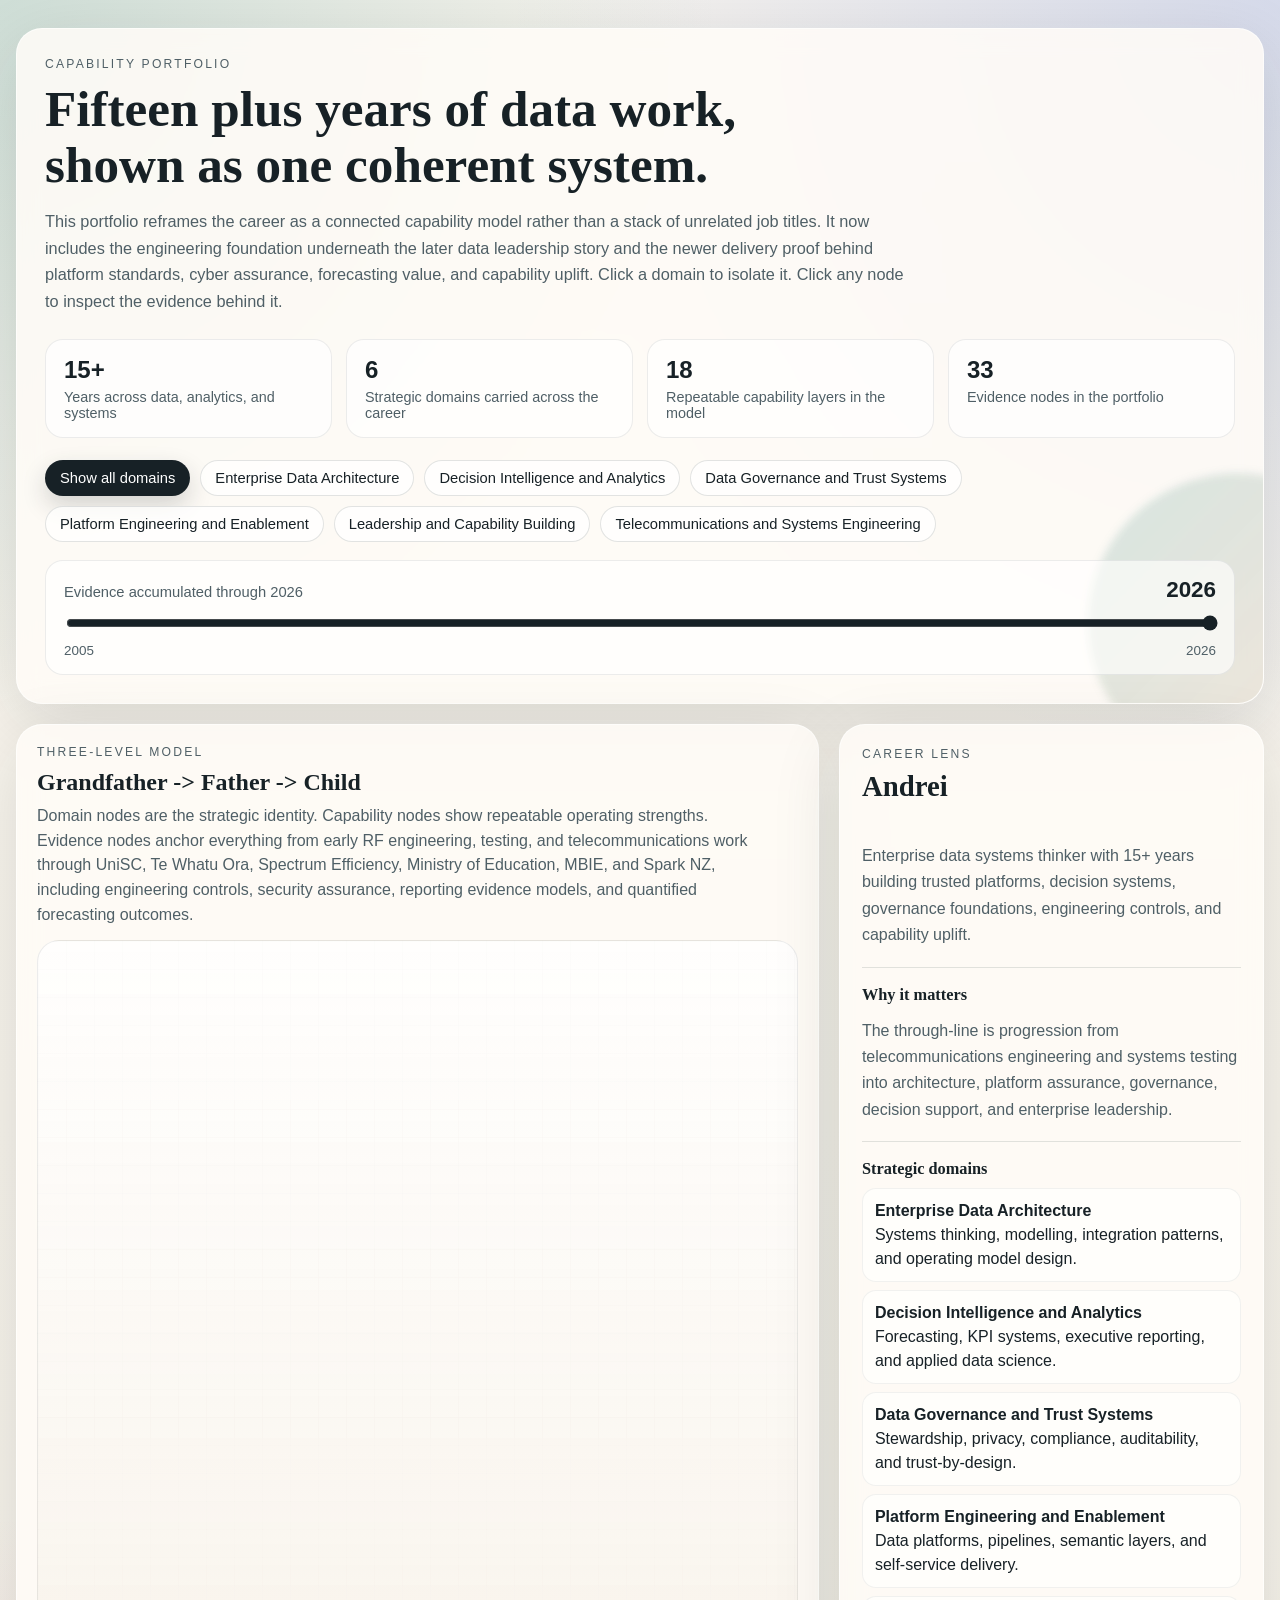
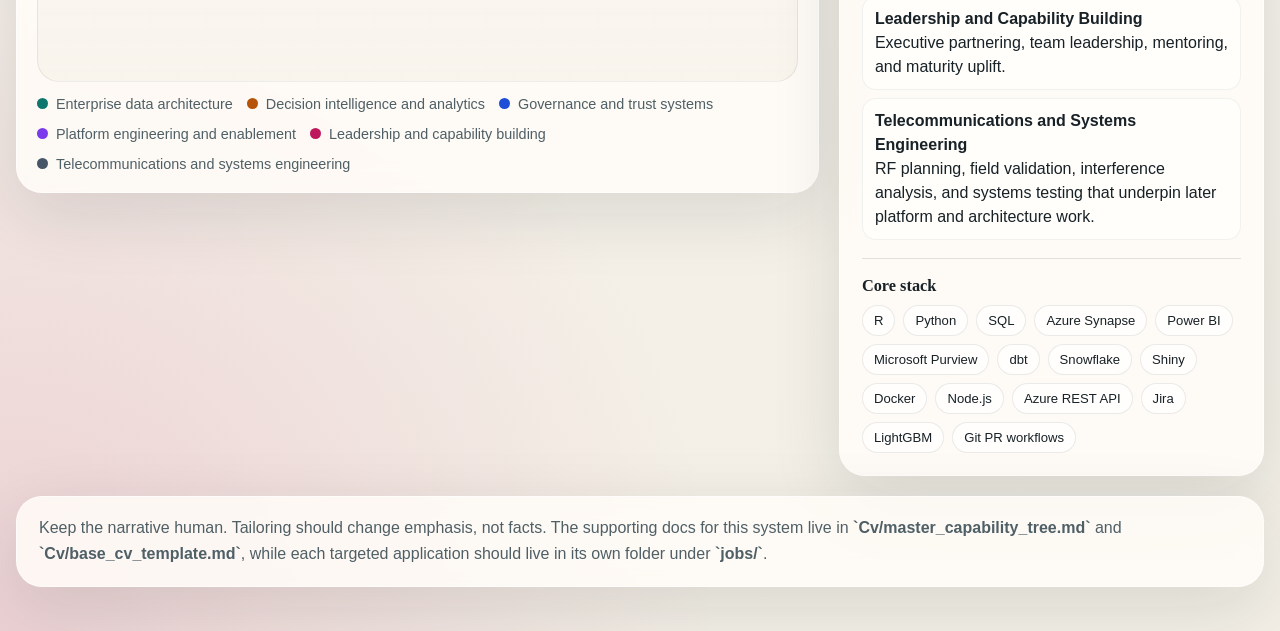
<file: Cv/index.html>
<!DOCTYPE html>
<html lang="en">
<head>
  <meta charset="utf-8" />
  <meta name="viewport" content="width=device-width, initial-scale=1" />
  <title>Capability Portfolio</title>
  <script src="https://d3js.org/d3.v7.min.js"></script>
  <style>
    :root {
      --bg: #f3efe6;
      --ink: #172126;
      --muted: #4f5f66;
      --panel: rgba(255, 252, 247, 0.86);
      --line: rgba(23, 33, 38, 0.12);
      --shadow: 0 20px 70px rgba(13, 29, 35, 0.12);
      --architecture: #0f766e;
      --analytics: #b45309;
      --governance: #1d4ed8;
      --platform: #7c3aed;
      --leadership: #be185d;
      --engineering: #475569;
      --root: #172126;
      --chip: rgba(255, 255, 255, 0.74);
    }

    * {
      box-sizing: border-box;
    }

    html,
    body {
      margin: 0;
      min-height: 100%;
    }

    body {
      color: var(--ink);
      font-family: "Aptos", "Trebuchet MS", sans-serif;
      background:
        radial-gradient(circle at top left, rgba(15, 118, 110, 0.18), transparent 28%),
        radial-gradient(circle at top right, rgba(29, 78, 216, 0.16), transparent 30%),
        radial-gradient(circle at bottom left, rgba(190, 24, 93, 0.14), transparent 28%),
        linear-gradient(180deg, #f9f5ee 0%, var(--bg) 100%);
    }

    .page-shell {
      width: min(1380px, calc(100vw - 32px));
      margin: 0 auto;
      padding: 28px 0 44px;
    }

    .hero,
    .graph-card,
    .detail-card,
    .footnote {
      background: var(--panel);
      backdrop-filter: blur(12px);
      border: 1px solid rgba(255, 255, 255, 0.6);
      border-radius: 26px;
      box-shadow: var(--shadow);
      animation: rise-in 700ms ease both;
    }

    .hero {
      padding: 28px;
      position: relative;
      overflow: hidden;
    }

    .hero::after {
      content: "";
      position: absolute;
      inset: auto -10% -70px auto;
      width: 300px;
      height: 300px;
      border-radius: 999px;
      background: linear-gradient(135deg, rgba(15, 118, 110, 0.16), rgba(180, 83, 9, 0.12));
      filter: blur(4px);
    }

    .eyebrow {
      margin: 0 0 10px;
      font-size: 0.76rem;
      letter-spacing: 0.18em;
      text-transform: uppercase;
      color: var(--muted);
    }

    h1,
    h2,
    h3 {
      margin: 0;
      font-family: "Iowan Old Style", "Palatino Linotype", serif;
      font-weight: 600;
      line-height: 1.1;
    }

    h1 {
      font-size: clamp(2.2rem, 4vw, 3.9rem);
      max-width: 820px;
    }

    .hero-copy {
      margin: 14px 0 0;
      max-width: 860px;
      font-size: 1.02rem;
      line-height: 1.65;
      color: var(--muted);
    }

    .stat-grid {
      display: grid;
      grid-template-columns: repeat(4, minmax(0, 1fr));
      gap: 14px;
      margin-top: 24px;
      position: relative;
      z-index: 1;
    }

    .stat-card {
      padding: 16px 18px;
      background: rgba(255, 255, 255, 0.62);
      border: 1px solid rgba(23, 33, 38, 0.08);
      border-radius: 18px;
    }

    .stat-value {
      display: block;
      font-size: 1.5rem;
      font-weight: 700;
      color: var(--ink);
    }

    .stat-label {
      display: block;
      margin-top: 5px;
      color: var(--muted);
      font-size: 0.9rem;
    }

    .filter-bar {
      display: flex;
      flex-wrap: wrap;
      gap: 10px;
      margin-top: 22px;
      position: relative;
      z-index: 1;
    }

    .timeline-bar {
      margin-top: 18px;
      padding: 16px 18px;
      background: rgba(255, 255, 255, 0.62);
      border: 1px solid rgba(23, 33, 38, 0.08);
      border-radius: 18px;
      position: relative;
      z-index: 1;
    }

    .timeline-head {
      display: flex;
      align-items: baseline;
      justify-content: space-between;
      gap: 14px;
      margin-bottom: 10px;
    }

    .timeline-copy {
      color: var(--muted);
      font-size: 0.92rem;
      line-height: 1.5;
    }

    .timeline-year {
      font-size: 1.4rem;
      font-weight: 700;
      color: var(--ink);
      min-width: 64px;
      text-align: right;
    }

    .timeline-slider {
      width: 100%;
      accent-color: var(--ink);
      cursor: pointer;
    }

    .timeline-scale {
      display: flex;
      justify-content: space-between;
      margin-top: 8px;
      color: var(--muted);
      font-size: 0.84rem;
    }

    .filter-chip {
      border: 1px solid rgba(23, 33, 38, 0.12);
      background: var(--chip);
      color: var(--ink);
      border-radius: 999px;
      padding: 9px 14px;
      font-size: 0.92rem;
      cursor: pointer;
      transition: transform 180ms ease, background 180ms ease, border-color 180ms ease;
    }

    .filter-chip:hover,
    .filter-chip:focus-visible {
      transform: translateY(-1px);
      outline: none;
    }

    .filter-chip.active {
      color: #fff;
      border-color: transparent;
      box-shadow: 0 10px 24px rgba(23, 33, 38, 0.18);
    }

    .layout {
      display: grid;
      grid-template-columns: minmax(0, 1.7fr) minmax(320px, 0.9fr);
      gap: 20px;
      margin-top: 20px;
      align-items: start;
    }

    .graph-card {
      padding: 20px;
      min-height: 840px;
      animation-delay: 90ms;
    }

    .detail-card {
      padding: 22px;
      position: sticky;
      top: 20px;
      animation-delay: 160ms;
    }

    .section-head {
      display: flex;
      justify-content: space-between;
      gap: 20px;
      align-items: end;
      margin-bottom: 12px;
    }

    .section-note {
      margin: 8px 0 0;
      color: var(--muted);
      line-height: 1.55;
      max-width: 740px;
    }

    .legend {
      display: flex;
      flex-wrap: wrap;
      gap: 14px;
      margin-top: 14px;
      font-size: 0.9rem;
      color: var(--muted);
    }

    .legend-item {
      display: inline-flex;
      align-items: center;
      gap: 8px;
    }

    .legend-dot {
      width: 11px;
      height: 11px;
      border-radius: 999px;
    }

    .graph-shell {
      position: relative;
      border-radius: 22px;
      overflow: hidden;
      min-height: 740px;
      background:
        linear-gradient(180deg, rgba(255, 255, 255, 0.72), rgba(248, 243, 235, 0.86)),
        linear-gradient(90deg, rgba(23, 33, 38, 0.03) 1px, transparent 1px),
        linear-gradient(rgba(23, 33, 38, 0.03) 1px, transparent 1px);
      background-size: auto, 28px 28px, 28px 28px;
      border: 1px solid rgba(23, 33, 38, 0.08);
    }

    #graph {
      width: 100%;
      min-height: 740px;
    }

    svg {
      display: block;
      width: 100%;
      height: 100%;
    }

    .link {
      stroke-opacity: 0.38;
      stroke-width: 1.4;
      transition: opacity 160ms ease;
    }

    .node-group {
      cursor: pointer;
    }

    .node-circle {
      stroke: rgba(255, 255, 255, 0.95);
      stroke-width: 2;
      transition: transform 180ms ease, opacity 180ms ease, stroke 180ms ease;
    }

    .node-halo {
      fill: none;
      stroke-width: 2;
      opacity: 0;
      transition: opacity 180ms ease;
    }

    .node-group.is-selected .node-circle,
    .node-group:hover .node-circle {
      transform: scale(1.06);
      stroke: rgba(23, 33, 38, 0.18);
    }

    .node-group.is-selected .node-halo,
    .node-group:hover .node-halo {
      opacity: 0.9;
    }

    .node-label {
      text-anchor: middle;
      pointer-events: none;
      fill: var(--ink);
      font-weight: 600;
      paint-order: stroke;
      stroke: rgba(255, 250, 244, 0.95);
      stroke-width: 4;
      stroke-linejoin: round;
    }

    .detail-card h2 {
      font-size: 1.8rem;
    }

    .detail-copy {
      margin: 14px 0;
      color: var(--muted);
      line-height: 1.65;
    }

    .meta-line {
      display: inline-flex;
      flex-wrap: wrap;
      gap: 8px;
      margin: 6px 0 16px;
    }

    .pill {
      display: inline-flex;
      align-items: center;
      border-radius: 999px;
      padding: 7px 11px;
      font-size: 0.82rem;
      border: 1px solid rgba(23, 33, 38, 0.09);
      background: rgba(255, 255, 255, 0.72);
    }

    .detail-list,
    .tool-list {
      display: flex;
      flex-wrap: wrap;
      gap: 8px;
      margin: 0;
      padding: 0;
      list-style: none;
    }

    .detail-section {
      margin-top: 18px;
      padding-top: 18px;
      border-top: 1px solid var(--line);
    }

    .detail-section h3 {
      font-size: 1.02rem;
      margin-bottom: 10px;
    }

    .detail-list li {
      width: 100%;
      padding: 10px 12px;
      border-radius: 14px;
      background: rgba(255, 255, 255, 0.68);
      border: 1px solid rgba(23, 33, 38, 0.06);
      line-height: 1.5;
    }

    .footnote {
      margin-top: 20px;
      padding: 18px 22px;
      color: var(--muted);
      line-height: 1.65;
      animation-delay: 240ms;
    }

    .tooltip {
      position: fixed;
      inset: 0 auto auto 0;
      max-width: 290px;
      padding: 12px 14px;
      border-radius: 14px;
      background: rgba(23, 33, 38, 0.92);
      color: #f7f3ea;
      box-shadow: 0 16px 42px rgba(0, 0, 0, 0.22);
      font-size: 0.9rem;
      line-height: 1.5;
      pointer-events: none;
      opacity: 0;
      transform: translateY(10px);
      transition: opacity 120ms ease, transform 120ms ease;
      z-index: 40;
    }

    .tooltip strong {
      display: block;
      margin-bottom: 5px;
      font-size: 0.96rem;
    }

    .tooltip.visible {
      opacity: 1;
      transform: translateY(0);
    }

    @keyframes rise-in {
      from {
        opacity: 0;
        transform: translateY(18px);
      }
      to {
        opacity: 1;
        transform: translateY(0);
      }
    }

    @media (max-width: 1080px) {
      .layout {
        grid-template-columns: 1fr;
      }

      .detail-card {
        position: static;
      }
    }

    @media (max-width: 760px) {
      .page-shell {
        width: min(100vw - 18px, 1380px);
        padding: 18px 0 28px;
      }

      .hero,
      .graph-card,
      .detail-card,
      .footnote {
        border-radius: 20px;
      }

      .hero,
      .graph-card,
      .detail-card {
        padding: 18px;
      }

      .stat-grid {
        grid-template-columns: repeat(2, minmax(0, 1fr));
      }

      .section-head {
        flex-direction: column;
        align-items: start;
      }
    }
  </style>
</head>
<body>
  <div class="page-shell">
    <section class="hero">
      <p class="eyebrow">Capability portfolio</p>
      <h1>Fifteen plus years of data work, shown as one coherent system.</h1>
      <p class="hero-copy">
        This portfolio reframes the career as a connected capability model rather than a stack of unrelated job titles.
        It now includes the engineering foundation underneath the later data leadership story and the newer delivery proof
        behind platform standards, cyber assurance, forecasting value, and capability uplift. Click a domain to isolate it.
        Click any node to inspect the evidence behind it.
      </p>
      <div class="stat-grid" id="stat-grid"></div>
      <div class="filter-bar" id="filter-bar"></div>
      <div class="timeline-bar">
        <div class="timeline-head">
          <div class="timeline-copy" id="timeline-copy">Evolution view</div>
          <div class="timeline-year" id="timeline-year">2026</div>
        </div>
        <input class="timeline-slider" id="timeline-slider" type="range" min="2005" max="2026" step="1" value="2026" />
        <div class="timeline-scale">
          <span id="timeline-min">2005</span>
          <span id="timeline-max">2026</span>
        </div>
      </div>
    </section>

    <div class="layout">
      <section class="graph-card">
        <div class="section-head">
          <div>
            <p class="eyebrow">Three-level model</p>
            <h2>Grandfather -> Father -> Child</h2>
            <p class="section-note">
              Domain nodes are the strategic identity. Capability nodes show repeatable operating strengths. Evidence nodes
              anchor everything from early RF engineering, testing, and telecommunications work through UniSC, Te Whatu Ora,
              Spectrum Efficiency, Ministry of Education, MBIE, and Spark NZ, including engineering controls, security
              assurance, reporting evidence models, and quantified forecasting outcomes.
            </p>
          </div>
        </div>
        <div class="graph-shell">
          <div id="graph"></div>
        </div>
        <div class="legend">
          <span class="legend-item"><span class="legend-dot" style="background: var(--architecture);"></span>Enterprise data architecture</span>
          <span class="legend-item"><span class="legend-dot" style="background: var(--analytics);"></span>Decision intelligence and analytics</span>
          <span class="legend-item"><span class="legend-dot" style="background: var(--governance);"></span>Governance and trust systems</span>
          <span class="legend-item"><span class="legend-dot" style="background: var(--platform);"></span>Platform engineering and enablement</span>
          <span class="legend-item"><span class="legend-dot" style="background: var(--leadership);"></span>Leadership and capability building</span>
          <span class="legend-item"><span class="legend-dot" style="background: var(--engineering);"></span>Telecommunications and systems engineering</span>
        </div>
      </section>

      <aside class="detail-card">
        <div id="detail-panel"></div>
      </aside>
    </div>

    <section class="footnote">
      Keep the narrative human. Tailoring should change emphasis, not facts. The supporting docs for this system live in
      <strong>`Cv/master_capability_tree.md`</strong> and <strong>`Cv/base_cv_template.md`</strong>, while each targeted
      application should live in its own folder under <strong>`jobs/`</strong>.
    </section>
  </div>

  <div id="tooltip" class="tooltip" aria-hidden="true"></div>

  <script>
    const domainMeta = {
      architecture: {
        label: "Enterprise Data Architecture",
        color: getComputedStyle(document.documentElement).getPropertyValue("--architecture").trim(),
        summary: "Systems thinking, modelling, integration patterns, and operating model design."
      },
      analytics: {
        label: "Decision Intelligence and Analytics",
        color: getComputedStyle(document.documentElement).getPropertyValue("--analytics").trim(),
        summary: "Forecasting, KPI systems, executive reporting, and applied data science."
      },
      governance: {
        label: "Data Governance and Trust Systems",
        color: getComputedStyle(document.documentElement).getPropertyValue("--governance").trim(),
        summary: "Stewardship, privacy, compliance, auditability, and trust-by-design."
      },
      platform: {
        label: "Platform Engineering and Enablement",
        color: getComputedStyle(document.documentElement).getPropertyValue("--platform").trim(),
        summary: "Data platforms, pipelines, semantic layers, and self-service delivery."
      },
      leadership: {
        label: "Leadership and Capability Building",
        color: getComputedStyle(document.documentElement).getPropertyValue("--leadership").trim(),
        summary: "Executive partnering, team leadership, mentoring, and maturity uplift."
      },
      engineering: {
        label: "Telecommunications and Systems Engineering",
        color: getComputedStyle(document.documentElement).getPropertyValue("--engineering").trim(),
        summary: "RF planning, field validation, interference analysis, and systems testing that underpin later platform and architecture work."
      }
    };

    /*
    const layerMeta = {
      root: { radius: 22, ring: 0, fontSize: 15 },
      domain: { radius: 18, ring: 165, fontSize: 12.5 },
      capability: { radius: 12, ring: 315, fontSize: 11.5 },
      evidence: { radius: 8, ring: 455, fontSize: 10.5 }
    };

    const nodeMap = new Map(portfolio.nodes.map((node) => [node.id, node]));
    let activeFilter = "all";
    let selectedNode = nodeMap.get("root");

    const stats = [
      { value: "15+", label: "Years across data, analytics, and systems" },
      { value: "6", label: "Strategic domains carried across the career" },
      { value: "18", label: "Repeatable capability layers in the model" },
      { value: "11", label: "Roles contributing evidence to the portfolio" }
    ];

    document.getElementById("stat-grid").innerHTML = stats
      .map((item) => `<div class="stat-card"><span class="stat-value">${item.value}</span><span class="stat-label">${item.label}</span></div>`)
      .join("");

    const filterBar = document.getElementById("filter-bar");
    const tooltip = document.getElementById("tooltip");
    const detailPanel = document.getElementById("detail-panel");
    const timelineSlider = document.getElementById("timeline-slider");
    const timelineYear = document.getElementById("timeline-year");
    const timelineCopy = document.getElementById("timeline-copy");
    const timelineMin = document.getElementById("timeline-min");
    const timelineMax = document.getElementById("timeline-max");

    function getNodeStartYear(node) {
      if (typeof node.yearStart === "number") {
        return node.yearStart;
      }
      if (node.years) {
        const match = node.years.match(/\b(19|20)\d{2}\b/);
        if (match) {
          return Number(match[0]);
        }
      }
      return null;
    }

    const evidenceYears = portfolio.nodes
      .filter((node) => node.layer === "evidence")
      .map((node) => getNodeStartYear(node))
      .filter((year) => typeof year === "number");

    const timelineState = {
      min: Math.min(...evidenceYears),
      max: Math.max(...evidenceYears),
      current: Math.max(...evidenceYears)
    };

    timelineSlider.min = timelineState.min;
    timelineSlider.max = timelineState.max;
    timelineSlider.value = timelineState.current;
    timelineMin.textContent = String(timelineState.min);
    timelineMax.textContent = String(timelineState.max);
    const timelineSlider = document.getElementById("timeline-slider");
    const timelineYear = document.getElementById("timeline-year");
    const timelineCopy = document.getElementById("timeline-copy");
    const timelineMin = document.getElementById("timeline-min");
    const timelineMax = document.getElementById("timeline-max");

    function getNodeStartYear(node) {
      if (typeof node.yearStart === "number") {
        return node.yearStart;
      }
      if (node.years) {
        const match = node.years.match(/\b(19|20)\d{2}\b/);
        if (match) {
          return Number(match[0]);
        }
      }
      return null;
    }

    const evidenceYears = portfolio.nodes
      .filter((node) => node.layer === "evidence")
      .map((node) => getNodeStartYear(node))
      .filter((year) => typeof year === "number");

    const timelineState = {
      min: Math.min(...evidenceYears),
      max: Math.max(...evidenceYears),
      current: Math.max(...evidenceYears)
    };

    timelineSlider.min = timelineState.min;
    timelineSlider.max = timelineState.max;
    timelineSlider.value = timelineState.current;
    timelineMin.textContent = String(timelineState.min);
    timelineMax.textContent = String(timelineState.max);
    const timelineSlider = document.getElementById("timeline-slider");
    const timelineYear = document.getElementById("timeline-year");
    const timelineCopy = document.getElementById("timeline-copy");
    const timelineMin = document.getElementById("timeline-min");
    const timelineMax = document.getElementById("timeline-max");

    function getNodeStartYear(node) {
      if (typeof node.yearStart === "number") {
        return node.yearStart;
      }
      if (node.years) {
        const match = node.years.match(/\b(19|20)\d{2}\b/);
        if (match) {
          return Number(match[0]);
        }
      }
      return null;
    }

    const evidenceYears = portfolio.nodes
      .filter((node) => node.layer === "evidence")
      .map((node) => getNodeStartYear(node))
      .filter((year) => typeof year === "number");

    const timelineState = {
      min: Math.min(...evidenceYears),
      max: Math.max(...evidenceYears),
      current: Math.max(...evidenceYears)
    };

    timelineSlider.min = timelineState.min;
    timelineSlider.max = timelineState.max;
    timelineSlider.value = timelineState.current;
    timelineMin.textContent = String(timelineState.min);
    timelineMax.textContent = String(timelineState.max);

    function domainColor(node) {
      if (!node || node.layer === "root") {
        return getComputedStyle(document.documentElement).getPropertyValue("--root").trim();
      }
      return domainMeta[node.domain].color;
    }

    function nodeMatchesFilter(node) {
      return activeFilter === "all" || node.layer === "root" || node.domain === activeFilter;
    }

    function getLinkNodeId(linkEnd) {
      return typeof linkEnd === "object" ? linkEnd.id : linkEnd;
    }

    function connectedChildren(nodeId) {
      return portfolio.links
        .filter((link) => getLinkNodeId(link.source) === nodeId)
        .map((link) => nodeMap.get(getLinkNodeId(link.target)))
        .filter(Boolean);
    }

    function nodeMatchesTimeline(node) {
      if (node.layer === "root") {
        return true;
      }
      if (node.layer === "evidence") {
        const startYear = getNodeStartYear(node);
        return startYear === null || startYear <= timelineState.current;
      }
      return connectedChildren(node.id).some((child) => nodeMatchesTimeline(child));
    }

    function nodeVisible(node) {
      return nodeMatchesFilter(node) && nodeMatchesTimeline(node);
    }

    function fallbackSelection() {
      if (activeFilter !== "all") {
        const domainNode = nodeMap.get(activeFilter);
        if (domainNode && nodeVisible(domainNode)) {
          return domainNode;
        }
      }
      return nodeMap.get("root");
    }

    function ensureSelectionVisible() {
      if (!nodeVisible(selectedNode)) {
        selectedNode = fallbackSelection();
      }
    }

    function updateTimelineUI() {
      timelineYear.textContent = String(timelineState.current);
      timelineCopy.textContent = `Evidence accumulated through ${timelineState.current}`;
    }

    function nodeMatchesTimeline(node) {
      if (node.layer === "root") {
        return true;
      }

      if (node.layer === "evidence") {
        const startYear = getNodeStartYear(node);
        return startYear === null || startYear <= timelineState.current;
      }

      return connectedChildren(node.id).some((child) => nodeMatchesTimeline(child));
    }

    function nodeVisible(node) {
      return nodeMatchesFilter(node) && nodeMatchesTimeline(node);
    }

    function fallbackSelection() {
      if (activeFilter !== "all") {
        const domainNode = nodeMap.get(activeFilter);
        if (domainNode && nodeVisible(domainNode)) {
          return domainNode;
        }
      }
      return nodeMap.get("root");
    }

    function ensureSelectionVisible() {
      if (!nodeVisible(selectedNode)) {
        selectedNode = fallbackSelection();
      }
    }

    function updateTimelineUI() {
      timelineYear.textContent = String(timelineState.current);
      timelineCopy.textContent = `Evidence accumulated through ${timelineState.current}`;
    }

    function nodeMatchesTimeline(node) {
      if (node.layer === "root") {
        return true;
      }

      if (node.layer === "evidence") {
        const startYear = getNodeStartYear(node);
        return startYear === null || startYear <= timelineState.current;
      }

      return connectedChildren(node.id).some((child) => nodeMatchesTimeline(child));
    }

    function nodeVisible(node) {
      return nodeMatchesFilter(node) && nodeMatchesTimeline(node);
    }

    function fallbackSelection() {
      if (activeFilter !== "all") {
        const domainNode = nodeMap.get(activeFilter);
        if (domainNode && nodeVisible(domainNode)) {
          return domainNode;
        }
      }
      return nodeMap.get("root");
    }

    function ensureSelectionVisible() {
      if (!nodeVisible(selectedNode)) {
        selectedNode = fallbackSelection();
      }
    }

    function updateTimelineUI() {
      timelineYear.textContent = String(timelineState.current);
      timelineCopy.textContent = `Evidence accumulated through ${timelineState.current}`;
    }

    function nodeMatchesTimeline(node) {
      if (node.layer === "root") {
        return true;
      }

      if (node.layer === "evidence") {
        const startYear = getNodeStartYear(node);
        return startYear === null || startYear <= timelineState.current;
      }

      return connectedChildren(node.id).some((child) => nodeMatchesTimeline(child));
    }

    function nodeVisible(node) {
      return nodeMatchesFilter(node) && nodeMatchesTimeline(node);
    }

    function fallbackSelection() {
      if (activeFilter !== "all") {
        const domainNode = nodeMap.get(activeFilter);
        if (domainNode && nodeVisible(domainNode)) {
          return domainNode;
        }
      }
      return nodeMap.get("root");
    }

    function ensureSelectionVisible() {
      if (!nodeVisible(selectedNode)) {
        selectedNode = fallbackSelection();
      }
    }

    function updateTimelineUI() {
      timelineYear.textContent = String(timelineState.current);
      timelineCopy.textContent = `Evidence accumulated through ${timelineState.current}`;
    }

    function renderFilters() {
      const chips = [
        { id: "all", label: "Show all domains", color: "#172126" },
        ...Object.entries(domainMeta).map(([id, meta]) => ({ id, label: meta.label, color: meta.color }))
      ];

      filterBar.innerHTML = chips
        .map((chip) => {
          const active = chip.id === activeFilter ? "active" : "";
          const style = chip.id === activeFilter ? `style="background:${chip.color};"` : "";
          return `<button class="filter-chip ${active}" data-filter="${chip.id}" ${style}>${chip.label}</button>`;
        })
        .join("");

      filterBar.querySelectorAll("[data-filter]").forEach((button) => {
        button.addEventListener("click", () => {
          activeFilter = button.dataset.filter;
          if (activeFilter !== "all" && selectedNode.domain !== activeFilter && selectedNode.layer !== "root") {
            const domainNode = nodeMap.get(activeFilter);
            if (domainNode) {
              selectedNode = domainNode;
            }
          }
          if (activeFilter === "all" && selectedNode.layer === "domain") {
            selectedNode = nodeMap.get("root");
          }
          ensureSelectionVisible();
          renderFilters();
          refreshVisibility();
          renderDetail(selectedNode);
        });
      });
    }

    function renderToolList(tools) {
      if (!tools || !tools.length) {
        return "<p class=\"detail-copy\">No specific tools recorded for this node.</p>";
      }

      return `<ul class="tool-list">${tools.map((tool) => `<li class="pill">${tool}</li>`).join("")}</ul>`;
    }

    function renderDetail(node) {
      const metaPills = [];
      if (node.layer !== "root" && node.layer !== "domain" && domainMeta[node.domain]) {
        metaPills.push(`<span class="pill" style="border-color:${domainMeta[node.domain].color}40;color:${domainMeta[node.domain].color};">${domainMeta[node.domain].label}</span>`);
      }
      if (node.role) {
        metaPills.push(`<span class="pill">${node.role}</span>`);
      }
      if (node.years) {
        metaPills.push(`<span class="pill">${node.years}</span>`);
      }

      const layerLabel = node.layer === "root"
        ? "Career lens"
        : node.layer === "domain"
          ? "Strategic domain"
          : node.layer === "capability"
            ? "Capability layer"
            : "Evidence node";

      let body = `
        <p class="eyebrow">${layerLabel}</p>
        <h2>${node.label}</h2>
        <div class="meta-line">${metaPills.join("")}</div>
        <p class="detail-copy">${node.summary}</p>
      `;

      if (node.impact) {
        body += `
          <div class="detail-section">
            <h3>Why it matters</h3>
            <p class="detail-copy">${node.impact}</p>
          </div>
        `;
      }

      if (node.layer === "root") {
        const domainList = Object.values(domainMeta)
          .map((meta) => `<li><strong>${meta.label}</strong><br>${meta.summary}</li>`)
          .join("");

        body += `
          <div class="detail-section">
            <h3>Strategic domains</h3>
            <ul class="detail-list">${domainList}</ul>
          </div>
          <div class="detail-section">
            <h3>Core stack</h3>
            ${renderToolList(node.tools)}
          </div>
        `;
      }

      if (node.layer === "domain") {
        const capabilities = connectedChildren(node.id)
          .map((capability) => `<li><strong>${capability.label}</strong><br>${capability.summary}</li>`)
          .join("");

        body += `
          <div class="detail-section">
            <h3>Capabilities in this domain</h3>
            <ul class="detail-list">${capabilities}</ul>
          </div>
        `;
      }

      if (node.layer === "capability") {
        const evidence = connectedChildren(node.id)
          .map((item) => `<li><strong>${item.label}</strong><br>${item.role} | ${item.years}<br>${item.summary}</li>`)
          .join("");

        body += `
          <div class="detail-section">
            <h3>Evidence attached to this capability</h3>
            <ul class="detail-list">${evidence}</ul>
          </div>
        `;
      }

      if (node.layer === "evidence") {
        body += `
          <div class="detail-section">
            <h3>Tools and methods</h3>
            ${renderToolList(node.tools)}
          </div>
        `;
      }

      detailPanel.innerHTML = body;
    }

    renderFilters();
    updateTimelineUI();
    renderDetail(selectedNode);

    const layerMeta = {
      root: { radius: 22, ring: 0, fontSize: 15 },
      domain: { radius: 18, ring: 165, fontSize: 12.5 },
      capability: { radius: 12, ring: 315, fontSize: 11.5 },
      evidence: { radius: 8, ring: 455, fontSize: 10.5 }
    };

    const nodeMap = new Map(portfolio.nodes.map((node) => [node.id, node]));
    let activeFilter = "all";
    let selectedNode = nodeMap.get("root");

    const stats = [
      { value: "15+", label: "Years across data, analytics, and systems" },
      { value: "6", label: "Strategic domains carried across the career" },
      { value: "18", label: "Repeatable capability layers in the model" },
      { value: "33", label: "Evidence nodes in the portfolio" }
    ];

    document.getElementById("stat-grid").innerHTML = stats
      .map((item) => `<div class="stat-card"><span class="stat-value">${item.value}</span><span class="stat-label">${item.label}</span></div>`)
      .join("");

    const filterBar = document.getElementById("filter-bar");
    const tooltip = document.getElementById("tooltip");
    const detailPanel = document.getElementById("detail-panel");
    const timelineSlider = document.getElementById("timeline-slider");
    const timelineYear = document.getElementById("timeline-year");
    const timelineCopy = document.getElementById("timeline-copy");
    const timelineMin = document.getElementById("timeline-min");
    const timelineMax = document.getElementById("timeline-max");

    function getNodeStartYear(node) {
      if (typeof node.yearStart === "number") {
        return node.yearStart;
      }
      if (node.years) {
        const match = node.years.match(/\b(19|20)\d{2}\b/);
        if (match) {
          return Number(match[0]);
        }
      }
      return null;
    }

    const evidenceYears = portfolio.nodes
      .filter((node) => node.layer === "evidence")
      .map((node) => getNodeStartYear(node))
      .filter((year) => typeof year === "number");

    const timelineState = {
      min: Math.min(...evidenceYears),
      max: Math.max(...evidenceYears),
      current: Math.max(...evidenceYears)
    };

    timelineSlider.min = timelineState.min;
    timelineSlider.max = timelineState.max;
    timelineSlider.value = timelineState.current;
    timelineMin.textContent = String(timelineState.min);
    timelineMax.textContent = String(timelineState.max);

    function domainColor(node) {
      if (!node || node.layer === "root") {
        return getComputedStyle(document.documentElement).getPropertyValue("--root").trim();
      }
      return domainMeta[node.domain].color;
    }

    function nodeMatchesFilter(node) {
      return activeFilter === "all" || node.layer === "root" || node.domain === activeFilter;
    }

    function getLinkNodeId(linkEnd) {
      return typeof linkEnd === "object" ? linkEnd.id : linkEnd;
    }

    function connectedChildren(nodeId) {
      return portfolio.links
        .filter((link) => getLinkNodeId(link.source) === nodeId)
        .map((link) => nodeMap.get(getLinkNodeId(link.target)))
        .filter(Boolean);
    }

    function renderFilters() {
      const chips = [
        { id: "all", label: "Show all domains", color: "#172126" },
        ...Object.entries(domainMeta).map(([id, meta]) => ({ id, label: meta.label, color: meta.color }))
      ];

      filterBar.innerHTML = chips
        .map((chip) => {
          const active = chip.id === activeFilter ? "active" : "";
          const style = chip.id === activeFilter ? `style="background:${chip.color};"` : "";
          return `<button class="filter-chip ${active}" data-filter="${chip.id}" ${style}>${chip.label}</button>`;
        })
        .join("");

      filterBar.querySelectorAll("[data-filter]").forEach((button) => {
        button.addEventListener("click", () => {
          activeFilter = button.dataset.filter;
          if (activeFilter !== "all" && selectedNode.domain !== activeFilter && selectedNode.layer !== "root") {
            const domainNode = nodeMap.get(activeFilter);
            if (domainNode) {
              selectedNode = domainNode;
            }
          }
          if (activeFilter === "all" && selectedNode.layer === "domain") {
            selectedNode = nodeMap.get("root");
          }
          ensureSelectionVisible();
          renderFilters();
          refreshVisibility();
          renderDetail(selectedNode);
        });
      });
    }

    function renderToolList(tools) {
      if (!tools || !tools.length) {
        return "<p class=\"detail-copy\">No specific tools recorded for this node.</p>";
      }

      return `<ul class="tool-list">${tools.map((tool) => `<li class="pill">${tool}</li>`).join("")}</ul>`;
    }

    function renderDetail(node) {
      const metaPills = [];
      if (node.layer !== "root" && node.layer !== "domain" && domainMeta[node.domain]) {
        metaPills.push(`<span class="pill" style="border-color:${domainMeta[node.domain].color}40;color:${domainMeta[node.domain].color};">${domainMeta[node.domain].label}</span>`);
      }
      if (node.role) {
        metaPills.push(`<span class="pill">${node.role}</span>`);
      }
      if (node.years) {
        metaPills.push(`<span class="pill">${node.years}</span>`);
      }

      const layerLabel = node.layer === "root"
        ? "Career lens"
        : node.layer === "domain"
          ? "Strategic domain"
          : node.layer === "capability"
            ? "Capability layer"
            : "Evidence node";

      let body = `
        <p class="eyebrow">${layerLabel}</p>
        <h2>${node.label}</h2>
        <div class="meta-line">${metaPills.join("")}</div>
        <p class="detail-copy">${node.summary}</p>
      `;

      if (node.impact) {
        body += `
          <div class="detail-section">
            <h3>Why it matters</h3>
            <p class="detail-copy">${node.impact}</p>
          </div>
        `;
      }

      if (node.layer === "root") {
        const domainList = Object.values(domainMeta)
          .map((meta) => `<li><strong>${meta.label}</strong><br>${meta.summary}</li>`)
          .join("");

        body += `
          <div class="detail-section">
            <h3>Strategic domains</h3>
            <ul class="detail-list">${domainList}</ul>
          </div>
          <div class="detail-section">
            <h3>Core stack</h3>
            ${renderToolList(node.tools)}
          </div>
        `;
      }

      if (node.layer === "domain") {
        const capabilities = connectedChildren(node.id)
          .map((capability) => `<li><strong>${capability.label}</strong><br>${capability.summary}</li>`)
          .join("");

        body += `
          <div class="detail-section">
            <h3>Capabilities in this domain</h3>
            <ul class="detail-list">${capabilities}</ul>
          </div>
        `;
      }

      if (node.layer === "capability") {
        const evidence = connectedChildren(node.id)
          .map((item) => `<li><strong>${item.label}</strong><br>${item.role} | ${item.years}<br>${item.summary}</li>`)
          .join("");

        body += `
          <div class="detail-section">
            <h3>Evidence attached to this capability</h3>
            <ul class="detail-list">${evidence}</ul>
          </div>
        `;
      }

      if (node.layer === "evidence") {
        body += `
          <div class="detail-section">
            <h3>Tools and methods</h3>
            ${renderToolList(node.tools)}
          </div>
        `;
      }

      detailPanel.innerHTML = body;
    }

    */
    const portfolio = {
      nodes: [
        {
          id: "root",
          label: "Andrei",
          shortLabel: "Andrei",
          layer: "root",
          domain: "root",
          summary: "Enterprise data systems thinker with 15+ years building trusted platforms, decision systems, governance foundations, engineering controls, and capability uplift.",
          impact: "The through-line is progression from telecommunications engineering and systems testing into architecture, platform assurance, governance, decision support, and enterprise leadership.",
          tools: ["R", "Python", "SQL", "Azure Synapse", "Power BI", "Microsoft Purview", "dbt", "Snowflake", "Shiny", "Docker", "Node.js", "Azure REST API", "Jira", "LightGBM", "Git PR workflows"]
        },
        {
          id: "architecture",
          label: "Enterprise Data Architecture",
          shortLabel: "Architecture",
          layer: "domain",
          domain: "architecture",
          summary: domainMeta.architecture.summary
        },
        {
          id: "analytics",
          label: "Decision Intelligence and Analytics",
          shortLabel: "Analytics",
          layer: "domain",
          domain: "analytics",
          summary: domainMeta.analytics.summary
        },
        {
          id: "governance",
          label: "Data Governance and Trust Systems",
          shortLabel: "Governance",
          layer: "domain",
          domain: "governance",
          summary: domainMeta.governance.summary
        },
        {
          id: "platform",
          label: "Platform Engineering and Enablement",
          shortLabel: "Platform",
          layer: "domain",
          domain: "platform",
          summary: domainMeta.platform.summary
        },
        {
          id: "leadership",
          label: "Leadership and Capability Building",
          shortLabel: "Leadership",
          layer: "domain",
          domain: "leadership",
          summary: domainMeta.leadership.summary
        },
        {
          id: "engineering",
          label: "Telecommunications and Systems Engineering",
          shortLabel: "Engineering",
          layer: "domain",
          domain: "engineering",
          summary: domainMeta.engineering.summary
        },
        {
          id: "arch-modelling",
          label: "Data modelling and semantic design",
          shortLabel: "Modelling",
          layer: "capability",
          domain: "architecture",
          summary: "Designing reusable structures that support reporting, planning, and longitudinal analysis."
        },
        {
          id: "arch-operating-model",
          label: "Integration and operating model design",
          shortLabel: "Operating model",
          layer: "capability",
          domain: "architecture",
          summary: "Connecting business processes, stewardship, reporting, and platform delivery into one system."
        },
        {
          id: "arch-artefacts",
          label: "Architecture communication and reference models",
          shortLabel: "Artefacts",
          layer: "capability",
          domain: "architecture",
          summary: "Using maps, diagrams, standards, and reference models to align technical and business stakeholders."
        },
        {
          id: "analytics-forecasting",
          label: "Forecasting and predictive modelling",
          shortLabel: "Forecasting",
          layer: "capability",
          domain: "analytics",
          summary: "Applying forecasting and modelling to public health, infrastructure, and network decisions."
        },
        {
          id: "analytics-kpi",
          label: "KPI systems and executive insight",
          shortLabel: "KPI systems",
          layer: "capability",
          domain: "analytics",
          summary: "Moving organisations from static reporting toward decision-ready performance systems."
        },
        {
          id: "analytics-data-science",
          label: "Applied data science",
          shortLabel: "Data science",
          layer: "capability",
          domain: "analytics",
          summary: "Using modelling, text extraction, and integrated datasets to answer higher-value questions."
        },
        {
          id: "governance-stewardship",
          label: "Data stewardship and ownership",
          shortLabel: "Stewardship",
          layer: "capability",
          domain: "governance",
          summary: "Creating ownership models that make governance workable rather than theoretical."
        },
        {
          id: "governance-compliance",
          label: "Privacy, compliance, and auditability",
          shortLabel: "Compliance",
          layer: "capability",
          domain: "governance",
          summary: "Embedding controls and traceability into regulated and executive-facing environments."
        },
        {
          id: "governance-trust",
          label: "Trust and assurance by design",
          shortLabel: "Assurance",
          layer: "capability",
          domain: "governance",
          summary: "Treating governance as a decision-confidence enabler and a prerequisite for AI readiness."
        },
        {
          id: "platform-azure",
          label: "Azure data platform design",
          shortLabel: "Azure platform",
          layer: "capability",
          domain: "platform",
          summary: "Designing and running enterprise data platforms across Synapse and related Microsoft tooling."
        },
        {
          id: "platform-pipelines",
          label: "Transformation and pipeline engineering",
          shortLabel: "Pipelines",
          layer: "capability",
          domain: "platform",
          summary: "Automating ingestion, transformation, refresh, and quality through reproducible delivery patterns."
        },
        {
          id: "platform-products",
          label: "Insight products and self-service enablement",
          shortLabel: "Insight products",
          layer: "capability",
          domain: "platform",
          summary: "Creating semantic layers and analytical products that scale trusted insight."
        },
        {
          id: "leadership-exec",
          label: "Executive partnering",
          shortLabel: "Executive partnering",
          layer: "capability",
          domain: "leadership",
          summary: "Partnering with leaders to translate strategy into measures, platforms, and decision support."
        },
        {
          id: "leadership-team",
          label: "Team building and coaching",
          shortLabel: "Team building",
          layer: "capability",
          domain: "leadership",
          summary: "Leading multidisciplinary teams while mentoring analysts and engineers."
        },
        {
          id: "leadership-culture",
          label: "Capability uplift and culture",
          shortLabel: "Capability uplift",
          layer: "capability",
          domain: "leadership",
          summary: "Building repeatable practices, communities, and training that lift organisational maturity."
        },
        {
          id: "engineering-rf",
          label: "RF network planning and optimisation",
          shortLabel: "RF planning",
          layer: "capability",
          domain: "engineering",
          summary: "Designing coverage, capacity, and optimisation plans across radio access environments."
        },
        {
          id: "engineering-field",
          label: "Field validation and interference analysis",
          shortLabel: "Field validation",
          layer: "capability",
          domain: "engineering",
          summary: "Validating design assumptions, measuring propagation, and resolving coexistence and interference issues."
        },
        {
          id: "engineering-testing",
          label: "Systems testing and technical instrumentation",
          shortLabel: "Systems testing",
          layer: "capability",
          domain: "engineering",
          summary: "Using instrumentation, calibration, and structured testing to verify quality and technical performance."
        },
        {
          id: "ev-student-lifecycle",
          label: "Student lifecycle model",
          shortLabel: "Student lifecycle",
          layer: "evidence",
          domain: "architecture",
          role: "University of the Sunshine Coast",
          years: "2023 - Present",
          summary: "Integrated enrolment, progression, retention, and outcomes into reusable institutional analytics.",
          impact: "Created a stronger architecture base for planning, reporting, and performance conversations.",
          tools: ["Azure Synapse", "SQL", "Power BI"]
        },
        {
          id: "ev-type2-dw",
          label: "Type 2 warehouse design",
          shortLabel: "Type 2 DW",
          layer: "evidence",
          domain: "architecture",
          role: "Spectrum Efficiency",
          years: "2022 - 2023",
          summary: "Implemented longitudinal warehouse patterns for multi-agency analysis.",
          impact: "Made change over time visible across shared datasets used for workforce and education insight.",
          tools: ["Azure Synapse", "SQL", "R"]
        },
        {
          id: "ev-shared-platform",
          label: "Shared multi-agency data platform",
          shortLabel: "Shared platform",
          layer: "evidence",
          domain: "architecture",
          role: "Spectrum Efficiency",
          years: "2022 - 2023",
          summary: "Designed an integrated platform supporting workforce planning and vocational education insight.",
          impact: "Reduced time and cost for analysts accessing trusted cross-agency information.",
          tools: ["Azure Synapse", "Databricks", "Power BI"]
        },
        {
          id: "ev-capability-maps",
          label: "Capability maps and governance artefacts",
          shortLabel: "Capability maps",
          layer: "evidence",
          domain: "architecture",
          role: "University of the Sunshine Coast",
          years: "2023 - Present",
          summary: "Produced artefacts that aligned business, privacy, IT, and analytics stakeholders.",
          impact: "Improved architecture communication and sequencing of delivery decisions.",
          tools: ["Power BI", "Microsoft 365", "Reference models"]
        },
        {
          id: "ev-herm-compliance",
          label: "Five-layer compliance monitoring model",
          shortLabel: "HERM model",
          layer: "evidence",
          domain: "architecture",
          role: "University of the Sunshine Coast",
          years: "2025 - 2026",
          summary: "Designed a five-layer HERM-aligned model linking reference architecture, control objectives, standards, implementation templates, and continuous monitoring.",
          impact: "Provided a reusable architecture pattern for translating policy into auditable Azure controls.",
          tools: ["HERM-DRM", "CIS", "NIST/ISO", "ARM/Bicep", "Continuous monitoring"],
          metrics: "5 layers spanning reference model through monitoring.",
          source: "Internal compliance framework note",
          confidence: "High"
        },
        {
          id: "ev-immunisation-forecasting",
          label: "Immunisation forecasting",
          shortLabel: "Immunisation",
          layer: "evidence",
          domain: "analytics",
          role: "Te Whatu Ora",
          years: "2023",
          summary: "Built predictive and time series models supporting national public health priorities.",
          impact: "Provided decision support for leaders working in a high-accountability health environment.",
          tools: ["R", "Snowflake", "dbt"]
        },
        {
          id: "ev-kpi-systems",
          label: "Executive KPI systems",
          shortLabel: "KPI systems",
          layer: "evidence",
          domain: "analytics",
          role: "University of the Sunshine Coast",
          years: "2023 - Present",
          summary: "Established trusted planning and performance reporting for executive decision-making.",
          impact: "Shifted emphasis from static reporting toward insight-led conversations and clearer accountability.",
          tools: ["Power BI", "Azure Synapse", "SQL"]
        },
        {
          id: "ev-idi-nlp",
          label: "IDI and NLP models",
          shortLabel: "IDI and NLP",
          layer: "evidence",
          domain: "analytics",
          role: "Ministry of Education",
          years: "2020 - 2022",
          summary: "Used predictive modelling and text extraction to support planning, policy, and infrastructure analysis.",
          impact: "Expanded the use of data science beyond reporting into deeper insight generation.",
          tools: ["R", "Python", "SQL"]
        },
        {
          id: "ev-eftsl-roi",
          label: "EFTSL forecasting pipeline ROI",
          shortLabel: "EFTSL ROI",
          layer: "evidence",
          domain: "analytics",
          role: "University of the Sunshine Coast",
          years: "2025 - 2026",
          summary: "Quantified the EFTSL forecasting pipeline's accuracy, time savings, annual value, development effort, and modelling footprint.",
          impact: "Created a defensible value case for the forecasting work and made model performance easier to communicate.",
          tools: ["Time-series forecasting", "Feature engineering", "Validation", "Reporting", "Power BI compatibility"],
          metrics: "99.55% accuracy; 400+ hours saved annually; $80k+ estimated annual value; 184 development hours.",
          source: "Internal forecasting value summary",
          confidence: "Medium"
        },
        {
          id: "ev-lightgbm-validation",
          label: "Forecast model validation",
          shortLabel: "LightGBM",
          layer: "evidence",
          domain: "analytics",
          role: "University of the Sunshine Coast",
          years: "2025 - 2026",
          summary: "Tested eight forecasting approaches and selected LightGBM as the best-performing EFTSL model against actuals.",
          impact: "Provided a quantified basis for model selection rather than relying on intuition or a single method.",
          tools: ["ARIMA", "ETS", "Holt-Winters", "Random Forest", "XGBoost", "LightGBM", "Ensembles"],
          metrics: "8 models tested; 0.45% MAPE; forecast 15,490 vs actual 15,420.",
          source: "Forecast model validation note",
          confidence: "Medium"
        },
        {
          id: "ev-purview-stewardship",
          label: "Purview and stewardship model",
          shortLabel: "Purview",
          layer: "evidence",
          domain: "governance",
          role: "University of the Sunshine Coast",
          years: "2023 - Present",
          summary: "Implemented Microsoft Purview and co-defined stewardship domains with business, privacy, and IT stakeholders.",
          impact: "Made governance operational and visible rather than a policy-only exercise.",
          tools: ["Microsoft Purview", "Data classification", "Stewardship"]
        },
        {
          id: "ev-sensitive-controls",
          label: "Sensitive data controls for executive assets",
          shortLabel: "Sensitive controls",
          layer: "evidence",
          domain: "governance",
          role: "University of the Sunshine Coast",
          years: "2023 - Present",
          summary: "Introduced governance controls and assurance processes for sensitive and executive-facing information assets.",
          impact: "Strengthened trust in planning and reporting outputs used by senior leaders.",
          tools: ["Governance controls", "Privacy alignment", "Assurance"]
        },
        {
          id: "ev-audit-automation",
          label: "Regulatory audit automation",
          shortLabel: "Audit automation",
          layer: "evidence",
          domain: "governance",
          role: "MBIE, Radio Spectrum Management",
          years: "2017 - 2019",
          summary: "Built automated compliance and audit workflows in a regulated licensing environment.",
          impact: "Improved repeatability, traceability, and reporting confidence for compliance work.",
          tools: ["R", "SQL", "Audit workflows"]
        },
        {
          id: "ev-dwbi-process-audit",
          label: "DWBI process assurance audit",
          shortLabel: "Process audit",
          layer: "evidence",
          domain: "governance",
          role: "University of the Sunshine Coast",
          years: "2025 - 2026",
          summary: "Audited the DWBI development process, documented missing peer review and code review controls, and defined remediation needs.",
          impact: "Created a concrete assurance path for improving engineering discipline and delivery controls.",
          tools: ["Process audit", "Confluence", "Checklist design"],
          metrics: "Missing peer review page, developer handbook, and code review standard identified.",
          source: "DWBI-DEVELOPMENT-PROCESS-AUDIT.md",
          confidence: "High"
        },
        {
          id: "ev-v4-findings",
          label: "V4 platform security assurance",
          shortLabel: "V4 audit",
          layer: "evidence",
          domain: "governance",
          role: "University of the Sunshine Coast",
          years: "2025 - 2026",
          summary: "Audited the V4 data platform, recorded control status by severity, and escalated concrete fail findings including overprivileged RBAC and missing diagnostics.",
          impact: "Created an action-oriented security baseline for platform remediation.",
          tools: ["Azure security audit reporting", "Control review", "Escalation register"],
          metrics: "167 resources audited; 126 PASS, 14 WARN, 14 FAIL, 13 MANUAL.",
          source: "V4-CYBER-AUDIT-FINDINGS.md",
          confidence: "High"
        },
        {
          id: "ev-security-hardening",
          label: "Security hardening governance",
          shortLabel: "Hardening",
          layer: "evidence",
          domain: "governance",
          role: "University of the Sunshine Coast",
          years: "2025 - 2026",
          summary: "Completed the V4 technical hardening assessment and tracked the remaining operational work into BAU follow-ups.",
          impact: "Reduced the recorded cyber risk position and formalised follow-through on remaining controls.",
          tools: ["Jira", "Mitigation review", "BAU decomposition"],
          metrics: "Cyber risk reduced from HIGH to MEDIUM; follow-up tracked under DWBIP-1681 to DWBIP-1690.",
          source: "JIRA-RETURN-PERIOD-EVIDENCE.md",
          confidence: "High"
        },
        {
          id: "ev-teqsa-evidence",
          label: "TEQSA reporting evidence model",
          shortLabel: "TEQSA",
          layer: "evidence",
          domain: "governance",
          role: "University of the Sunshine Coast",
          years: "2025 - 2026",
          summary: "Mapped Data Portal reporting to HESF / TEQSA evidence requirements and linked metadata quality to re-registration readiness.",
          impact: "Turned reporting artefacts into part of the formal evidence base rather than a separate reporting stream.",
          tools: ["HESF Mapping Table", "Power BI compliance flagging", "Metadata governance"],
          metrics: "~50 reports mapped to HESF 2021 Level 3 standards.",
          source: "JIRA-RETURN-PERIOD-EVIDENCE.md",
          confidence: "High"
        },
        {
          id: "ev-synapse-foundation",
          label: "Synapse enterprise warehouse foundation",
          shortLabel: "Synapse",
          layer: "evidence",
          domain: "platform",
          role: "University of the Sunshine Coast",
          years: "2023 - Present",
          summary: "Directed Azure Synapse as the enterprise data warehousing foundation.",
          impact: "Created a scalable base for governed analytics and semantic delivery.",
          tools: ["Azure Synapse", "SQL", "ETL orchestration"]
        },
        {
          id: "ev-dbt-snowflake",
          label: "dbt and Snowflake transformation pipelines",
          shortLabel: "dbt + Snowflake",
          layer: "evidence",
          domain: "platform",
          role: "Te Whatu Ora",
          years: "2023",
          summary: "Strengthened modular transformation and reusable analytical delivery in a national health setting.",
          impact: "Improved analytical consistency and platform reusability.",
          tools: ["dbt", "Snowflake", "R"]
        },
        {
          id: "ev-powerbi-semantic",
          label: "Power BI semantic models",
          shortLabel: "Semantic layer",
          layer: "evidence",
          domain: "platform",
          role: "University of the Sunshine Coast",
          years: "2023 - Present",
          summary: "Enabled governed self-service reporting through reusable semantic models and trusted metrics.",
          impact: "Reduced duplication while improving access to executive-ready insight.",
          tools: ["Power BI", "Semantic models", "Governed metrics"]
        },
        {
          id: "ev-shiny-docker",
          label: "Shiny and Docker analytics apps",
          shortLabel: "Shiny apps",
          layer: "evidence",
          domain: "platform",
          role: "Te Whatu Ora",
          years: "2023",
          summary: "Developed modular analytical products for insight delivery and reuse.",
          impact: "Turned analytical work into more durable products rather than one-off outputs.",
          tools: ["R Shiny", "Docker", "Snowflake"]
        },
        {
          id: "ev-bi-standards",
          label: "BI engineering delivery standards",
          shortLabel: "Standards",
          layer: "evidence",
          domain: "platform",
          role: "University of the Sunshine Coast",
          years: "2025 - 2026",
          summary: "Authored BI developer standards requiring technical review before build, peer approval before UAT, and pull requests for main-branch changes.",
          impact: "Established repeatable engineering controls and clearer BAU handover expectations for delivery.",
          tools: ["Jira", "Pull requests", "Technical review", "Peer review", "BAU checklist"],
          metrics: "2-business-day review window; 1 peer approval required.",
          source: "BI-DEVELOPER-STANDARDS-DRAFT.md",
          confidence: "High"
        },
        {
          id: "ev-azure-audit-tool",
          label: "Azure cyber audit automation",
          shortLabel: "Cyber audit",
          layer: "evidence",
          domain: "platform",
          role: "University of the Sunshine Coast",
          years: "2025 - 2026",
          summary: "Built an automated Azure V4 cyber audit tool that authenticates with Azure CLI, calls ARM APIs, and outputs Markdown plus JSON evidence.",
          impact: "Replaced manual portal checking with repeatable, evidence-backed audit generation.",
          tools: ["Azure CLI", "Azure ARM REST API", "Markdown", "JSON"],
          metrics: "Synapse, ADF, 4 storage accounts, 15 private endpoints, 7 control categories, ~2-minute runtime.",
          source: "Internal compliance automation note",
          confidence: "High"
        },
        {
          id: "ev-exec-advisory",
          label: "Executive advisory on planning and metrics",
          shortLabel: "Executive advisory",
          layer: "evidence",
          domain: "leadership",
          role: "University of the Sunshine Coast",
          years: "2023 - Present",
          summary: "Partnered with senior leaders to translate strategy into reporting priorities, trusted measures, and governance decisions.",
          impact: "Positioned the function as decision support, not just reporting delivery.",
          tools: ["Executive engagement", "Planning frameworks", "Metrics design"]
        },
        {
          id: "ev-team-leadership",
          label: "Multidisciplinary BI and DW team leadership",
          shortLabel: "Team leadership",
          layer: "evidence",
          domain: "leadership",
          role: "University of the Sunshine Coast",
          years: "2023 - Present",
          summary: "Led engineering, analytics, and visualisation capability across delivery and governance forums.",
          impact: "Created a stronger bridge between technical execution and institutional priorities.",
          tools: ["Leadership", "Coaching", "Delivery management"]
        },
        {
          id: "ev-community-practice",
          label: "Data community of practice",
          shortLabel: "Community of practice",
          layer: "evidence",
          domain: "leadership",
          role: "Spectrum Efficiency",
          years: "2022 - 2023",
          summary: "Established a practice for standards, reuse, and data literacy across analysts.",
          impact: "Lifted consistency and strengthened adoption of shared methods.",
          tools: ["Training", "Standards", "Data literacy"]
        },
        {
          id: "ev-training",
          label: "Reproducible analytics training",
          shortLabel: "Training",
          layer: "evidence",
          domain: "leadership",
          role: "Ministry of Education",
          years: "2020",
          summary: "Introduced data science training, version control, and testing practices for analysts.",
          impact: "Improved internal capability and the reliability of analytical outputs.",
          tools: ["Version control", "Testing", "Data science training"]
        },
        {
          id: "ev-roadmap-prioritisation",
          label: "Stakeholder prioritisation and roadmap translation",
          shortLabel: "Roadmap",
          layer: "evidence",
          domain: "leadership",
          role: "University of the Sunshine Coast",
          years: "2026",
          summary: "Led survey data prioritisation with stakeholders and converted the agreed order into roadmap and Jira actions.",
          impact: "Turned stakeholder discussion into a sequenced delivery plan with accountable follow-up.",
          tools: ["Stakeholder facilitation", "Roadmap management", "Jira action tracking"],
          metrics: "7 survey and reporting streams prioritised.",
          source: "survey-data-integration-meeting-notes-2026.md",
          confidence: "High"
        },
        {
          id: "ev-pdp-reviews",
          label: "Team performance management",
          shortLabel: "PDP reviews",
          layer: "evidence",
          domain: "leadership",
          role: "University of the Sunshine Coast",
          years: "2026",
          summary: "Ran 2026 PDP progress reviews across the BI team with due dates, named staff, and management-line escalation where needed.",
          impact: "Formalised performance follow-up and made goal tracking visible across the team.",
          tools: ["Jira PDP tickets", "Review workflow", "Management escalation"],
          metrics: "4 team members named in the review cycle.",
          source: "JIRA-RETURN-PERIOD-EVIDENCE.md",
          confidence: "High"
        },
        {
          id: "ev-engineer-uplift",
          label: "Engineering capability uplift",
          shortLabel: "Capability uplift",
          layer: "evidence",
          domain: "leadership",
          role: "University of the Sunshine Coast",
          years: "2026",
          summary: "Set concrete uplift goals for a senior data engineer around observability, schema governance, drift detection, and design review.",
          impact: "Built reusable engineering capability rather than limiting leadership to task allocation.",
          tools: ["PDP coaching", "Structured logging", "Schema contracts", "Drift alerts", "Design review"],
          metrics: "Q2/Q3 2026 milestones across GOS, Canvas, and survey work.",
          source: "Engineering uplift planning note",
          confidence: "High"
        },
        {
          id: "ev-alcatel-rf",
          label: "RF optimisation and coverage planning",
          shortLabel: "Alcatel RF",
          layer: "evidence",
          domain: "engineering",
          role: "Alcatel-Lucent",
          years: "Early career",
          yearStart: 2010,
          summary: "Performed site surveys, validated link budget and coverage assumptions, and prepared optimisation plans for service launch footprints.",
          impact: "Built the systems and measurement discipline that later translated naturally into data architecture and platform design.",
          tools: ["JDSU", "Nemo", "R&S", "Atoll", "Coverage planning"]
        },
        {
          id: "ev-alcatel-interference",
          label: "Propagation calibration and interference analysis",
          shortLabel: "Interference",
          layer: "evidence",
          domain: "engineering",
          role: "Alcatel-Lucent",
          years: "Early career",
          yearStart: 2010,
          summary: "Used scanner drives, propagation measurements, neighbour review, and spectrum analysis to calibrate models and resolve coexistence issues.",
          impact: "Strengthened the habit of validating assumptions with field evidence rather than relying on design intent alone.",
          tools: ["Spectrum analyser", "CW measurements", "Neighbour lists", "Propagation modelling"]
        },
        {
          id: "ev-continental-testing",
          label: "Safety systems test and calibration work",
          shortLabel: "Continental",
          layer: "evidence",
          domain: "engineering",
          role: "Continental",
          years: "2009 - 2010",
          summary: "Performed safety system and pre-release tests on ABS systems while calibrating measurement devices and understanding PCB layout and functionality.",
          impact: "Added a strong quality-assurance and instrumentation base to the broader engineering toolkit.",
          tools: ["ABS testing", "9100 Universal Calibration System", "PCB analysis"]
        },
        {
          id: "ev-raal-technician",
          label: "Telecommunications technician foundations",
          shortLabel: "Raal",
          layer: "evidence",
          domain: "engineering",
          role: "Raal",
          years: "2005",
          summary: "Prepared data sheets, catalogued telecommunications equipment, maintained switching-style machinery, and supported repair work.",
          impact: "Established an early grounding in technical systems, equipment discipline, and hands-on operational work.",
          tools: ["Data sheets", "Equipment cataloguing", "Technical maintenance"]
        }
      ],
      links: [
        { source: "root", target: "architecture" },
        { source: "root", target: "analytics" },
        { source: "root", target: "governance" },
        { source: "root", target: "platform" },
        { source: "root", target: "leadership" },
        { source: "root", target: "engineering" },
        { source: "architecture", target: "arch-modelling" },
        { source: "architecture", target: "arch-operating-model" },
        { source: "architecture", target: "arch-artefacts" },
        { source: "analytics", target: "analytics-forecasting" },
        { source: "analytics", target: "analytics-kpi" },
        { source: "analytics", target: "analytics-data-science" },
        { source: "governance", target: "governance-stewardship" },
        { source: "governance", target: "governance-compliance" },
        { source: "governance", target: "governance-trust" },
        { source: "platform", target: "platform-azure" },
        { source: "platform", target: "platform-pipelines" },
        { source: "platform", target: "platform-products" },
        { source: "leadership", target: "leadership-exec" },
        { source: "leadership", target: "leadership-team" },
        { source: "leadership", target: "leadership-culture" },
        { source: "engineering", target: "engineering-rf" },
        { source: "engineering", target: "engineering-field" },
        { source: "engineering", target: "engineering-testing" },
        { source: "arch-modelling", target: "ev-student-lifecycle" },
        { source: "arch-modelling", target: "ev-type2-dw" },
        { source: "arch-operating-model", target: "ev-shared-platform" },
        { source: "arch-artefacts", target: "ev-capability-maps" },
        { source: "arch-artefacts", target: "ev-herm-compliance" },
        { source: "analytics-forecasting", target: "ev-immunisation-forecasting" },
        { source: "analytics-forecasting", target: "ev-eftsl-roi" },
        { source: "analytics-forecasting", target: "ev-lightgbm-validation" },
        { source: "analytics-kpi", target: "ev-kpi-systems" },
        { source: "analytics-data-science", target: "ev-idi-nlp" },
        { source: "governance-stewardship", target: "ev-purview-stewardship" },
        { source: "governance-compliance", target: "ev-sensitive-controls" },
        { source: "governance-compliance", target: "ev-dwbi-process-audit" },
        { source: "governance-compliance", target: "ev-teqsa-evidence" },
        { source: "governance-trust", target: "ev-audit-automation" },
        { source: "governance-trust", target: "ev-v4-findings" },
        { source: "governance-trust", target: "ev-security-hardening" },
        { source: "platform-azure", target: "ev-synapse-foundation" },
        { source: "platform-azure", target: "ev-azure-audit-tool" },
        { source: "platform-pipelines", target: "ev-dbt-snowflake" },
        { source: "platform-pipelines", target: "ev-bi-standards" },
        { source: "platform-products", target: "ev-powerbi-semantic" },
        { source: "platform-products", target: "ev-shiny-docker" },
        { source: "leadership-exec", target: "ev-exec-advisory" },
        { source: "leadership-exec", target: "ev-roadmap-prioritisation" },
        { source: "leadership-team", target: "ev-team-leadership" },
        { source: "leadership-team", target: "ev-pdp-reviews" },
        { source: "leadership-culture", target: "ev-community-practice" },
        { source: "leadership-culture", target: "ev-training" },
        { source: "leadership-culture", target: "ev-engineer-uplift" },
        { source: "engineering-rf", target: "ev-alcatel-rf" },
        { source: "engineering-field", target: "ev-alcatel-interference" },
        { source: "engineering-testing", target: "ev-continental-testing" },
        { source: "engineering-testing", target: "ev-raal-technician" }
      ]
    };

    const layerMeta = {
      root: { radius: 22, ring: 0, fontSize: 15 },
      domain: { radius: 18, ring: 165, fontSize: 12.5 },
      capability: { radius: 12, ring: 315, fontSize: 11.5 },
      evidence: { radius: 8, ring: 455, fontSize: 10.5 }
    };

    const nodeMap = new Map(portfolio.nodes.map((node) => [node.id, node]));
    let activeFilter = "all";
    let selectedNode = nodeMap.get("root");

    const stats = [
      { value: "15+", label: "Years across data, analytics, and systems" },
      { value: "6", label: "Strategic domains carried across the career" },
      { value: "18", label: "Repeatable capability layers in the model" },
      { value: "33", label: "Evidence nodes in the portfolio" }
    ];

    document.getElementById("stat-grid").innerHTML = stats
      .map((item) => `<div class="stat-card"><span class="stat-value">${item.value}</span><span class="stat-label">${item.label}</span></div>`)
      .join("");

    const filterBar = document.getElementById("filter-bar");
    const tooltip = document.getElementById("tooltip");
    const detailPanel = document.getElementById("detail-panel");
    const timelineSlider = document.getElementById("timeline-slider");
    const timelineYear = document.getElementById("timeline-year");
    const timelineCopy = document.getElementById("timeline-copy");
    const timelineMin = document.getElementById("timeline-min");
    const timelineMax = document.getElementById("timeline-max");

    function getNodeStartYear(node) {
      if (typeof node.yearStart === "number") {
        return node.yearStart;
      }
      if (node.years) {
        const match = node.years.match(/\b(19|20)\d{2}\b/);
        if (match) {
          return Number(match[0]);
        }
      }
      return null;
    }

    const evidenceYears = portfolio.nodes
      .filter((node) => node.layer === "evidence")
      .map((node) => getNodeStartYear(node))
      .filter((year) => typeof year === "number");

    const timelineState = {
      min: Math.min(...evidenceYears),
      max: Math.max(...evidenceYears),
      current: Math.max(...evidenceYears)
    };

    timelineSlider.min = timelineState.min;
    timelineSlider.max = timelineState.max;
    timelineSlider.value = timelineState.current;
    timelineMin.textContent = String(timelineState.min);
    timelineMax.textContent = String(timelineState.max);

    function domainColor(node) {
      if (!node || node.layer === "root") {
        return getComputedStyle(document.documentElement).getPropertyValue("--root").trim();
      }
      return domainMeta[node.domain].color;
    }

    function nodeMatchesFilter(node) {
      return activeFilter === "all" || node.layer === "root" || node.domain === activeFilter;
    }

    function getLinkNodeId(linkEnd) {
      return typeof linkEnd === "object" ? linkEnd.id : linkEnd;
    }

    function connectedChildren(nodeId) {
      return portfolio.links
        .filter((link) => getLinkNodeId(link.source) === nodeId)
        .map((link) => nodeMap.get(getLinkNodeId(link.target)))
        .filter(Boolean);
    }

    function nodeMatchesTimeline(node) {
      if (node.layer === "root") {
        return true;
      }
      if (node.layer === "evidence") {
        const startYear = getNodeStartYear(node);
        return startYear === null || startYear <= timelineState.current;
      }
      return connectedChildren(node.id).some((child) => nodeMatchesTimeline(child));
    }

    function nodeVisible(node) {
      return nodeMatchesFilter(node) && nodeMatchesTimeline(node);
    }

    function fallbackSelection() {
      if (activeFilter !== "all") {
        const domainNode = nodeMap.get(activeFilter);
        if (domainNode && nodeVisible(domainNode)) {
          return domainNode;
        }
      }
      return nodeMap.get("root");
    }

    function ensureSelectionVisible() {
      if (!nodeVisible(selectedNode)) {
        selectedNode = fallbackSelection();
      }
    }

    function updateTimelineUI() {
      timelineYear.textContent = String(timelineState.current);
      timelineCopy.textContent = `Evidence accumulated through ${timelineState.current}`;
    }

    function renderFilters() {
      const chips = [
        { id: "all", label: "Show all domains", color: "#172126" },
        ...Object.entries(domainMeta).map(([id, meta]) => ({ id, label: meta.label, color: meta.color }))
      ];

      filterBar.innerHTML = chips
        .map((chip) => {
          const active = chip.id === activeFilter ? "active" : "";
          const style = chip.id === activeFilter ? `style="background:${chip.color};"` : "";
          return `<button class="filter-chip ${active}" data-filter="${chip.id}" ${style}>${chip.label}</button>`;
        })
        .join("");

      filterBar.querySelectorAll("[data-filter]").forEach((button) => {
        button.addEventListener("click", () => {
          activeFilter = button.dataset.filter;
          if (activeFilter !== "all" && selectedNode.domain !== activeFilter && selectedNode.layer !== "root") {
            selectedNode = nodeMap.get(activeFilter);
          }
          if (activeFilter === "all" && selectedNode.layer === "domain") {
            selectedNode = nodeMap.get("root");
          }
          ensureSelectionVisible();
          renderFilters();
          refreshVisibility();
          renderDetail(selectedNode);
        });
      });
    }

    timelineSlider.addEventListener("input", () => {
      timelineState.current = Number(timelineSlider.value);
      updateTimelineUI();
      ensureSelectionVisible();
      refreshVisibility();
      renderDetail(selectedNode);
    });

    function renderToolList(tools) {
      if (!tools || !tools.length) {
        return "<p class=\"detail-copy\">No specific tools recorded for this node.</p>";
      }
      return `<ul class="tool-list">${tools.map((tool) => `<li class="pill">${tool}</li>`).join("")}</ul>`;
    }

    function renderDetail(node) {
      const metaPills = [];
      if (node.layer !== "root" && node.layer !== "domain" && domainMeta[node.domain]) {
        metaPills.push(`<span class="pill" style="border-color:${domainMeta[node.domain].color}40;color:${domainMeta[node.domain].color};">${domainMeta[node.domain].label}</span>`);
      }
      if (node.role) {
        metaPills.push(`<span class="pill">${node.role}</span>`);
      }
      if (node.years) {
        metaPills.push(`<span class="pill">${node.years}</span>`);
      }

      const layerLabel = node.layer === "root"
        ? "Career lens"
        : node.layer === "domain"
          ? "Strategic domain"
          : node.layer === "capability"
            ? "Capability layer"
            : "Evidence node";

      let body = `
        <p class="eyebrow">${layerLabel}</p>
        <h2>${node.label}</h2>
        <div class="meta-line">${metaPills.join("")}</div>
        <p class="detail-copy">${node.summary}</p>
      `;

      if (node.impact) {
        body += `<div class="detail-section"><h3>Why it matters</h3><p class="detail-copy">${node.impact}</p></div>`;
      }

      if (node.metrics) {
        body += `<div class="detail-section"><h3>Scale or metrics</h3><p class="detail-copy">${node.metrics}</p></div>`;
      }

      if (node.source || node.confidence) {
        const evidenceMeta = [];
        if (node.source) {
          evidenceMeta.push(`<li><strong>Evidence source</strong><br>Private working evidence retained in the underlying CV register.</li>`);
        }
        if (node.confidence) {
          evidenceMeta.push(`<li><strong>Confidence</strong><br>${node.confidence}</li>`);
        }
        body += `<div class="detail-section"><h3>Evidence trace</h3><ul class="detail-list">${evidenceMeta.join("")}</ul></div>`;
      }

      if (node.layer === "root") {
        const domainList = Object.values(domainMeta)
          .map((meta) => `<li><strong>${meta.label}</strong><br>${meta.summary}</li>`)
          .join("");
        body += `<div class="detail-section"><h3>Strategic domains</h3><ul class="detail-list">${domainList}</ul></div>`;
        body += `<div class="detail-section"><h3>Core stack</h3>${renderToolList(node.tools)}</div>`;
      }

      if (node.layer === "domain") {
        const capabilities = connectedChildren(node.id)
          .map((capability) => `<li><strong>${capability.label}</strong><br>${capability.summary}</li>`)
          .join("");
        body += `<div class="detail-section"><h3>Capabilities in this domain</h3><ul class="detail-list">${capabilities}</ul></div>`;
      }

      if (node.layer === "capability") {
        const evidence = connectedChildren(node.id)
          .map((item) => `<li><strong>${item.label}</strong><br>${item.role} | ${item.years}<br>${item.summary}</li>`)
          .join("");
        body += `<div class="detail-section"><h3>Evidence attached to this capability</h3><ul class="detail-list">${evidence}</ul></div>`;
      }

      if (node.layer === "evidence") {
        body += `<div class="detail-section"><h3>Tools and methods</h3>${renderToolList(node.tools)}</div>`;
      }

      detailPanel.innerHTML = body;
    }

    renderFilters();
    updateTimelineUI();
    renderDetail(selectedNode);

    const graphContainer = document.getElementById("graph");
    const svg = d3.select("#graph").append("svg");
    const linkLayer = svg.append("g");
    const nodeLayer = svg.append("g");

    const links = linkLayer
      .selectAll("line")
      .data(portfolio.links)
      .join("line")
      .attr("class", "link")
      .attr("stroke", (d) => domainColor(nodeMap.get(d.target)));

    const nodes = nodeLayer
      .selectAll("g")
      .data(portfolio.nodes)
      .join("g")
      .attr("class", "node-group")
      .on("mouseenter", function(event, d) {
        tooltip.innerHTML = `
          <strong>${d.label}</strong>
          ${d.role ? `${d.role}${d.years ? ` | ${d.years}` : ""}<br>` : ""}
          ${d.summary}
        `;
        tooltip.classList.add("visible");
        tooltip.setAttribute("aria-hidden", "false");
        positionTooltip(event);
      })
      .on("mousemove", function(event) {
        positionTooltip(event);
      })
      .on("mouseleave", function() {
        tooltip.classList.remove("visible");
        tooltip.setAttribute("aria-hidden", "true");
      })
      .on("click", function(event, d) {
        selectedNode = d;
        if (d.layer !== "root") {
          activeFilter = d.domain;
          renderFilters();
        }
        refreshVisibility();
        renderDetail(d);
      })
      .call(
        d3.drag()
          .on("start", dragStarted)
          .on("drag", dragged)
          .on("end", dragEnded)
      );

    nodes
      .append("circle")
      .attr("class", "node-halo")
      .attr("r", (d) => layerMeta[d.layer].radius + 10)
      .attr("stroke", (d) => domainColor(d));

    nodes
      .append("circle")
      .attr("class", "node-circle")
      .attr("r", (d) => layerMeta[d.layer].radius)
      .attr("fill", (d) => domainColor(d));

    nodes
      .append("text")
      .attr("class", "node-label")
      .attr("dy", (d) => -(layerMeta[d.layer].radius + 10))
      .style("font-size", (d) => `${layerMeta[d.layer].fontSize}px`)
      .text((d) => d.shortLabel);

    let width = 0;
    let height = 0;

    const simulation = d3.forceSimulation(portfolio.nodes)
      .force("link", d3.forceLink(portfolio.links).id((d) => d.id).distance((d) => {
        const source = typeof d.source === "object" ? d.source : nodeMap.get(d.source);
        const target = typeof d.target === "object" ? d.target : nodeMap.get(d.target);
        return Math.max(78, Math.abs(layerMeta[target.layer].ring - layerMeta[source.layer].ring));
      }).strength(0.95))
      .force("charge", d3.forceManyBody().strength((d) => (d.layer === "root" ? -1400 : -320)))
      .force("collision", d3.forceCollide().radius((d) => layerMeta[d.layer].radius + (d.layer === "evidence" ? 18 : 28)))
      .force("radial", d3.forceRadial((d) => layerMeta[d.layer].ring, 0, 0).strength((d) => (d.layer === "root" ? 1 : 0.42)))
      .force("x", d3.forceX(0).strength(0.05))
      .force("y", d3.forceY(0).strength(0.05))
      .alpha(1)
      .on("tick", ticked);

    function resize() {
      width = graphContainer.clientWidth;
      height = Math.max(740, window.innerHeight * 0.78);
      svg.attr("viewBox", [0, 0, width, height]).attr("width", width).attr("height", height);

      const centerX = width / 2;
      const centerY = height / 2;
      const root = nodeMap.get("root");
      root.fx = centerX;
      root.fy = centerY;

      simulation.force("radial", d3.forceRadial((d) => layerMeta[d.layer].ring, centerX, centerY).strength((d) => (d.layer === "root" ? 1 : 0.42)));
      simulation.force("x", d3.forceX(centerX).strength(0.05));
      simulation.force("y", d3.forceY(centerY).strength(0.05));
      simulation.alpha(0.85).restart();
    }

    function ticked() {
      links
        .attr("x1", (d) => d.source.x)
        .attr("y1", (d) => d.source.y)
        .attr("x2", (d) => d.target.x)
        .attr("y2", (d) => d.target.y);

      nodes.attr("transform", (d) => `translate(${d.x},${d.y})`);
    }

    function refreshVisibility() {
      links
        .transition()
        .duration(180)
        .style("opacity", (d) => {
          const source = typeof d.source === "object" ? d.source : nodeMap.get(d.source);
          const target = typeof d.target === "object" ? d.target : nodeMap.get(d.target);
          return nodeVisible(source) && nodeVisible(target) ? 0.42 : 0.04;
        });

      nodes
        .classed("is-selected", (d) => d.id === selectedNode.id)
        .transition()
        .duration(180)
        .style("opacity", (d) => nodeVisible(d) ? 1 : 0.12)
        .style("pointer-events", (d) => nodeVisible(d) ? "auto" : "none");
    }

    function positionTooltip(event) {
      const margin = 18;
      const tooltipWidth = tooltip.offsetWidth || 260;
      const top = Math.min(window.innerHeight - tooltip.offsetHeight - margin, event.clientY + margin);
      const left = Math.min(window.innerWidth - tooltipWidth - margin, event.clientX + margin);
      tooltip.style.top = `${top}px`;
      tooltip.style.left = `${left}px`;
    }

    function dragStarted(event, d) {
      if (!event.active) {
        simulation.alphaTarget(0.25).restart();
      }
      if (d.layer !== "root") {
        d.fx = d.x;
        d.fy = d.y;
      }
    }

    function dragged(event, d) {
      if (d.layer !== "root") {
        d.fx = event.x;
        d.fy = event.y;
      }
    }

    function dragEnded(event, d) {
      if (!event.active) {
        simulation.alphaTarget(0);
      }
      if (d.layer !== "root") {
        d.fx = null;
        d.fy = null;
      }
    }

    window.addEventListener("resize", resize);
    resize();
    refreshVisibility();
  </script>
</body>
</html>
</file>
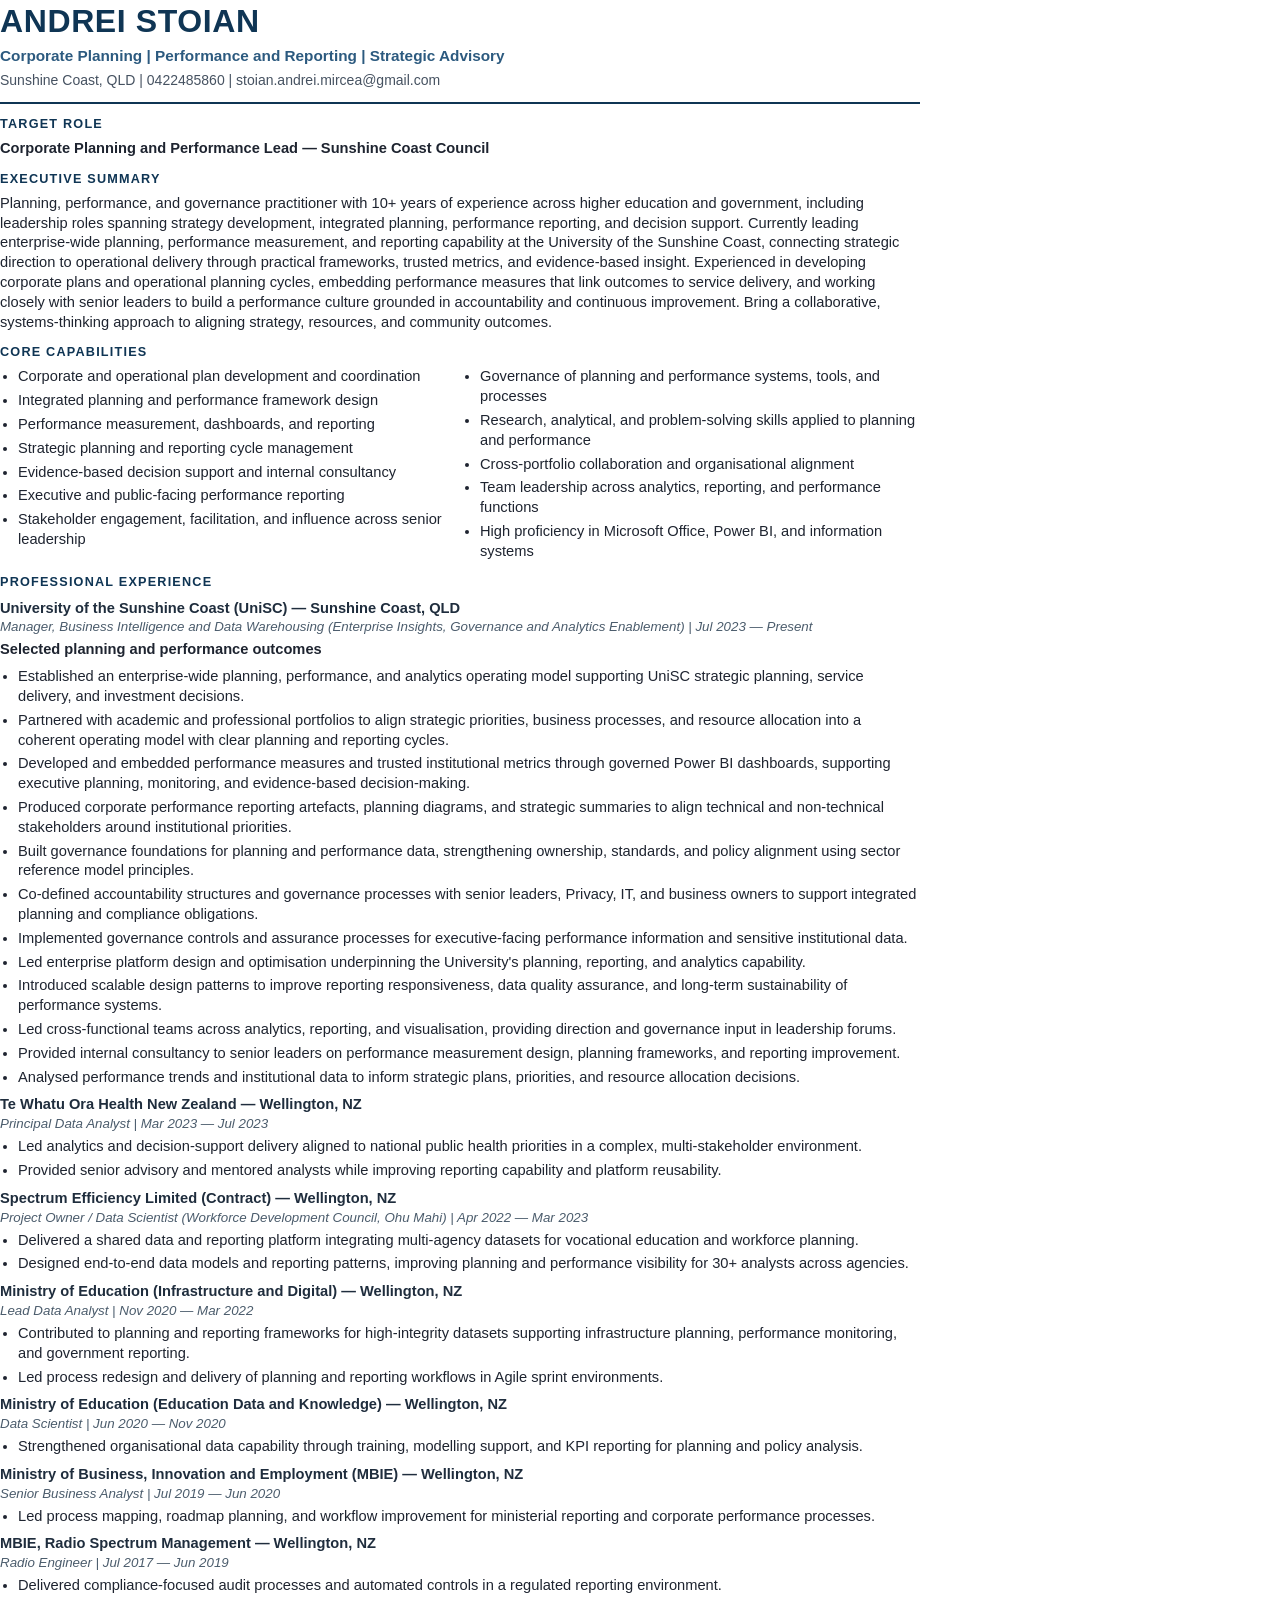
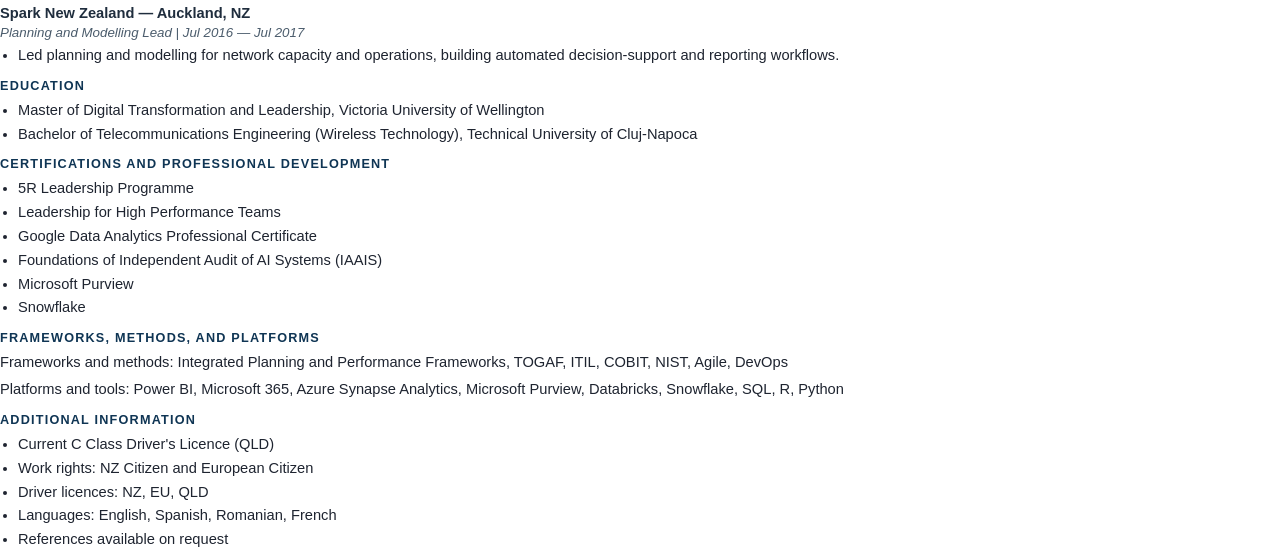
<file: Andrei_Stoian_CV_2026_Corporate_Planning_Performance_Lead_SCC.html>
<!DOCTYPE html>
<html lang="en">
<head>
  <meta charset="utf-8" />
  <title>Andrei Stoian CV - Corporate Planning and Performance Lead</title>
  <style>
    @page { margin: 1.5cm; }
    body {
      font-family: "Avenir Next", "Segoe UI", "Calibri", sans-serif;
      font-size: 11pt;
      line-height: 1.35;
      color: #1e2430;
      margin: 0;
      max-width: 920px;
    }
    h1 {
      font-size: 24pt;
      margin: 0;
      letter-spacing: 0.6px;
      color: #0f3554;
    }
    .headline {
      margin: 3px 0 0;
      font-size: 11.5pt;
      color: #2c5a7f;
      font-weight: 600;
    }
    .contact {
      margin: 4px 0 12px;
      color: #465261;
      font-size: 10.5pt;
    }
    .rule {
      border-top: 2px solid #0f3554;
      margin: 4px 0 12px;
    }
    h2 {
      margin: 12px 0 6px;
      font-size: 9.5pt;
      letter-spacing: 1.2px;
      text-transform: uppercase;
      color: #0f3554;
      font-weight: 700;
    }
    p { margin: 0 0 7px; }
    ul {
      margin: 0 0 8px 18px;
      padding: 0;
    }
    li { margin: 0 0 4px; }
    .role {
      margin-top: 8px;
      font-weight: 700;
      color: #1f2d3d;
    }
    .meta {
      margin: 0 0 4px;
      color: #4b5c6c;
      font-size: 10pt;
      font-style: italic;
    }
    .caps {
      columns: 2;
      column-gap: 22px;
      margin-bottom: 8px;
    }
  </style>
</head>
<body>
  <h1>ANDREI STOIAN</h1>
  <div class="headline">Corporate Planning | Performance and Reporting | Strategic Advisory</div>
  <div class="contact">Sunshine Coast, QLD | 0422485860 | stoian.andrei.mircea@gmail.com</div>
  <div class="rule"></div>

  <h2>Target Role</h2>
  <p><strong>Corporate Planning and Performance Lead — Sunshine Coast Council</strong></p>

  <h2>Executive Summary</h2>
  <p>Planning, performance, and governance practitioner with 10+ years of experience across higher education and government, including leadership roles spanning strategy development, integrated planning, performance reporting, and decision support. Currently leading enterprise-wide planning, performance measurement, and reporting capability at the University of the Sunshine Coast, connecting strategic direction to operational delivery through practical frameworks, trusted metrics, and evidence-based insight. Experienced in developing corporate plans and operational planning cycles, embedding performance measures that link outcomes to service delivery, and working closely with senior leaders to build a performance culture grounded in accountability and continuous improvement. Bring a collaborative, systems-thinking approach to aligning strategy, resources, and community outcomes.</p>

  <h2>Core Capabilities</h2>
  <ul class="caps">
    <li>Corporate and operational plan development and coordination</li>
    <li>Integrated planning and performance framework design</li>
    <li>Performance measurement, dashboards, and reporting</li>
    <li>Strategic planning and reporting cycle management</li>
    <li>Evidence-based decision support and internal consultancy</li>
    <li>Executive and public-facing performance reporting</li>
    <li>Stakeholder engagement, facilitation, and influence across senior leadership</li>
    <li>Governance of planning and performance systems, tools, and processes</li>
    <li>Research, analytical, and problem-solving skills applied to planning and performance</li>
    <li>Cross-portfolio collaboration and organisational alignment</li>
    <li>Team leadership across analytics, reporting, and performance functions</li>
    <li>High proficiency in Microsoft Office, Power BI, and information systems</li>
  </ul>

  <h2>Professional Experience</h2>

  <div class="role">University of the Sunshine Coast (UniSC) — Sunshine Coast, QLD</div>
  <div class="meta">Manager, Business Intelligence and Data Warehousing (Enterprise Insights, Governance and Analytics Enablement) | Jul 2023 — Present</div>
  <p><strong>Selected planning and performance outcomes</strong></p>
  <ul>
    <li>Established an enterprise-wide planning, performance, and analytics operating model supporting UniSC strategic planning, service delivery, and investment decisions.</li>
    <li>Partnered with academic and professional portfolios to align strategic priorities, business processes, and resource allocation into a coherent operating model with clear planning and reporting cycles.</li>
    <li>Developed and embedded performance measures and trusted institutional metrics through governed Power BI dashboards, supporting executive planning, monitoring, and evidence-based decision-making.</li>
    <li>Produced corporate performance reporting artefacts, planning diagrams, and strategic summaries to align technical and non-technical stakeholders around institutional priorities.</li>
    <li>Built governance foundations for planning and performance data, strengthening ownership, standards, and policy alignment using sector reference model principles.</li>
    <li>Co-defined accountability structures and governance processes with senior leaders, Privacy, IT, and business owners to support integrated planning and compliance obligations.</li>
    <li>Implemented governance controls and assurance processes for executive-facing performance information and sensitive institutional data.</li>
    <li>Led enterprise platform design and optimisation underpinning the University's planning, reporting, and analytics capability.</li>
    <li>Introduced scalable design patterns to improve reporting responsiveness, data quality assurance, and long-term sustainability of performance systems.</li>
    <li>Led cross-functional teams across analytics, reporting, and visualisation, providing direction and governance input in leadership forums.</li>
    <li>Provided internal consultancy to senior leaders on performance measurement design, planning frameworks, and reporting improvement.</li>
    <li>Analysed performance trends and institutional data to inform strategic plans, priorities, and resource allocation decisions.</li>
  </ul>

  <div class="role">Te Whatu Ora Health New Zealand — Wellington, NZ</div>
  <div class="meta">Principal Data Analyst | Mar 2023 — Jul 2023</div>
  <ul>
    <li>Led analytics and decision-support delivery aligned to national public health priorities in a complex, multi-stakeholder environment.</li>
    <li>Provided senior advisory and mentored analysts while improving reporting capability and platform reusability.</li>
  </ul>

  <div class="role">Spectrum Efficiency Limited (Contract) — Wellington, NZ</div>
  <div class="meta">Project Owner / Data Scientist (Workforce Development Council, Ohu Mahi) | Apr 2022 — Mar 2023</div>
  <ul>
    <li>Delivered a shared data and reporting platform integrating multi-agency datasets for vocational education and workforce planning.</li>
    <li>Designed end-to-end data models and reporting patterns, improving planning and performance visibility for 30+ analysts across agencies.</li>
  </ul>

  <div class="role">Ministry of Education (Infrastructure and Digital) — Wellington, NZ</div>
  <div class="meta">Lead Data Analyst | Nov 2020 — Mar 2022</div>
  <ul>
    <li>Contributed to planning and reporting frameworks for high-integrity datasets supporting infrastructure planning, performance monitoring, and government reporting.</li>
    <li>Led process redesign and delivery of planning and reporting workflows in Agile sprint environments.</li>
  </ul>

  <div class="role">Ministry of Education (Education Data and Knowledge) — Wellington, NZ</div>
  <div class="meta">Data Scientist | Jun 2020 — Nov 2020</div>
  <ul>
    <li>Strengthened organisational data capability through training, modelling support, and KPI reporting for planning and policy analysis.</li>
  </ul>

  <div class="role">Ministry of Business, Innovation and Employment (MBIE) — Wellington, NZ</div>
  <div class="meta">Senior Business Analyst | Jul 2019 — Jun 2020</div>
  <ul>
    <li>Led process mapping, roadmap planning, and workflow improvement for ministerial reporting and corporate performance processes.</li>
  </ul>

  <div class="role">MBIE, Radio Spectrum Management — Wellington, NZ</div>
  <div class="meta">Radio Engineer | Jul 2017 — Jun 2019</div>
  <ul>
    <li>Delivered compliance-focused audit processes and automated controls in a regulated reporting environment.</li>
  </ul>

  <div class="role">Spark New Zealand — Auckland, NZ</div>
  <div class="meta">Planning and Modelling Lead | Jul 2016 — Jul 2017</div>
  <ul>
    <li>Led planning and modelling for network capacity and operations, building automated decision-support and reporting workflows.</li>
  </ul>

  <h2>Education</h2>
  <ul>
    <li>Master of Digital Transformation and Leadership, Victoria University of Wellington</li>
    <li>Bachelor of Telecommunications Engineering (Wireless Technology), Technical University of Cluj-Napoca</li>
  </ul>

  <h2>Certifications and Professional Development</h2>
  <ul>
    <li>5R Leadership Programme</li>
    <li>Leadership for High Performance Teams</li>
    <li>Google Data Analytics Professional Certificate</li>
    <li>Foundations of Independent Audit of AI Systems (IAAIS)</li>
    <li>Microsoft Purview</li>
    <li>Snowflake</li>
  </ul>

  <h2>Frameworks, Methods, and Platforms</h2>
  <p>Frameworks and methods: Integrated Planning and Performance Frameworks, TOGAF, ITIL, COBIT, NIST, Agile, DevOps</p>
  <p>Platforms and tools: Power BI, Microsoft 365, Azure Synapse Analytics, Microsoft Purview, Databricks, Snowflake, SQL, R, Python</p>

  <h2>Additional Information</h2>
  <ul>
    <li>Current C Class Driver's Licence (QLD)</li>
    <li>Work rights: NZ Citizen and European Citizen</li>
    <li>Driver licences: NZ, EU, QLD</li>
    <li>Languages: English, Spanish, Romanian, French</li>
    <li>References available on request</li>
  </ul>
</body>
</html>
</file>
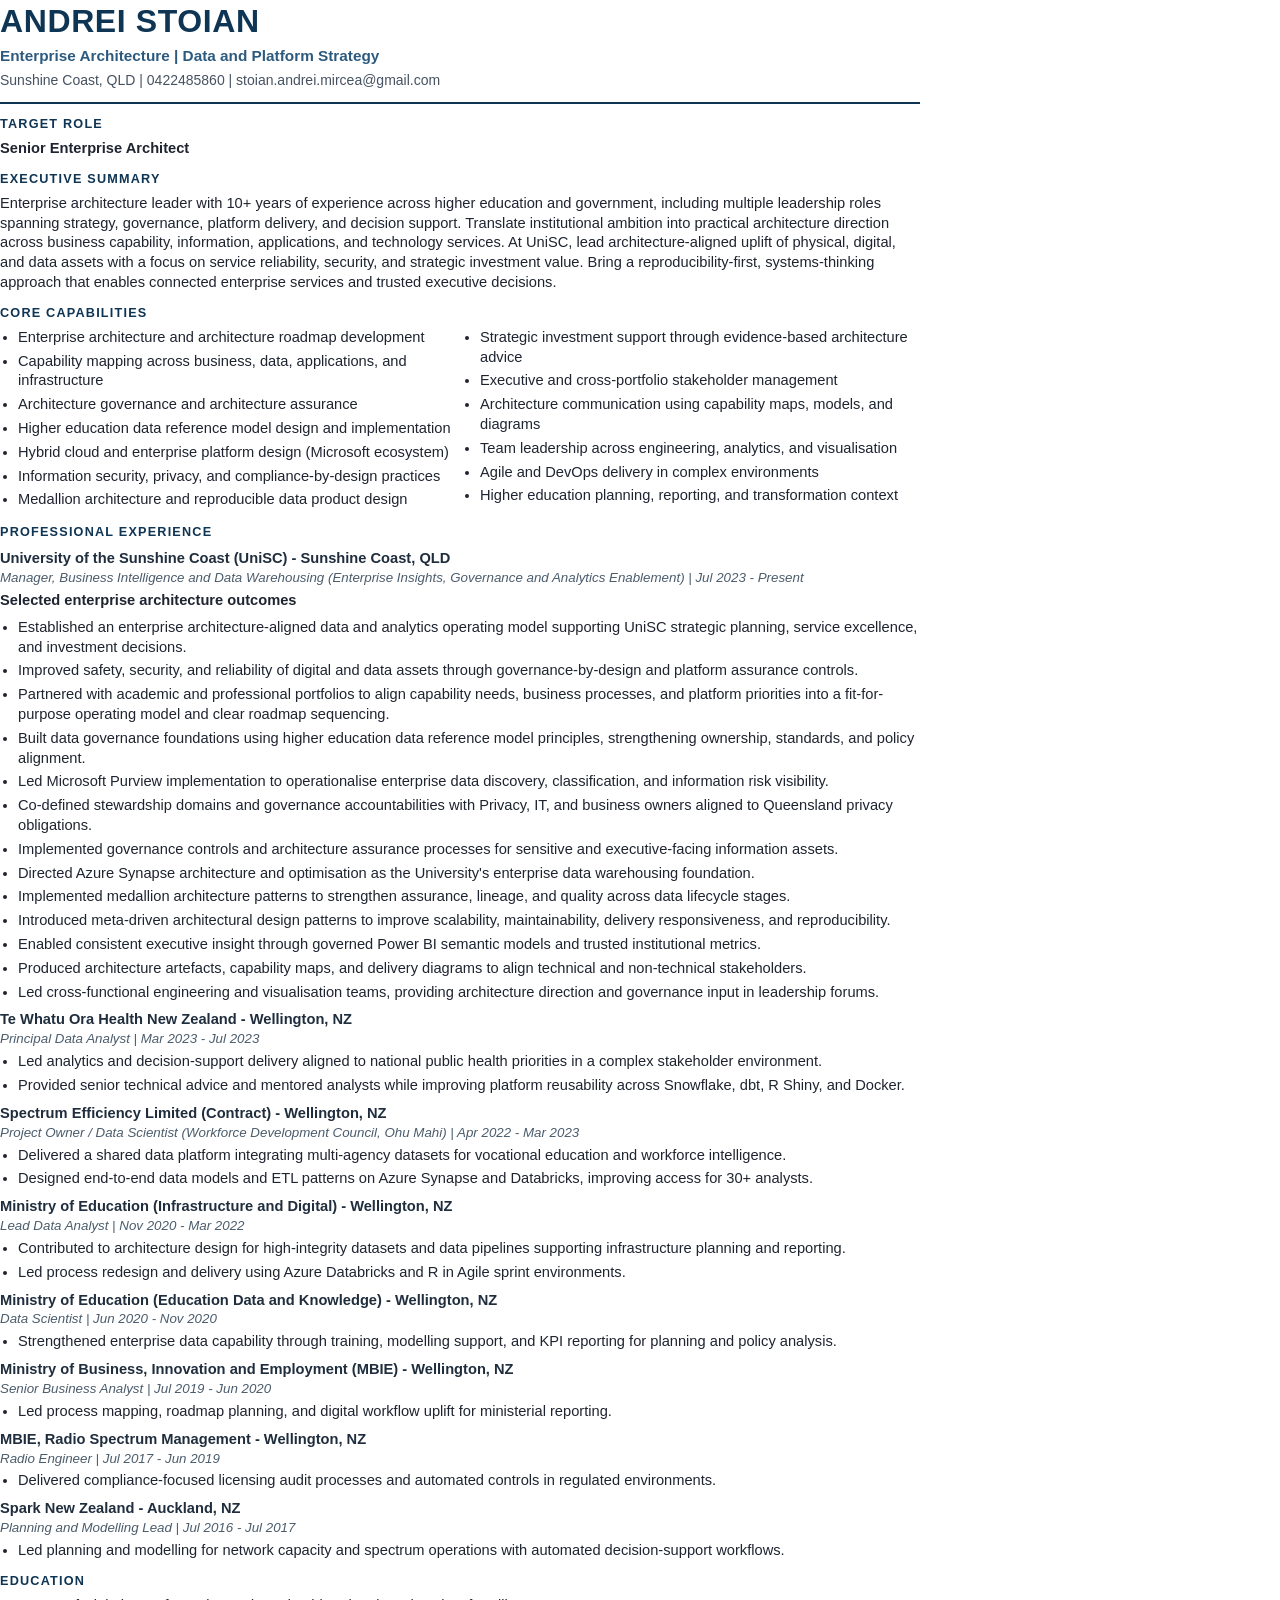
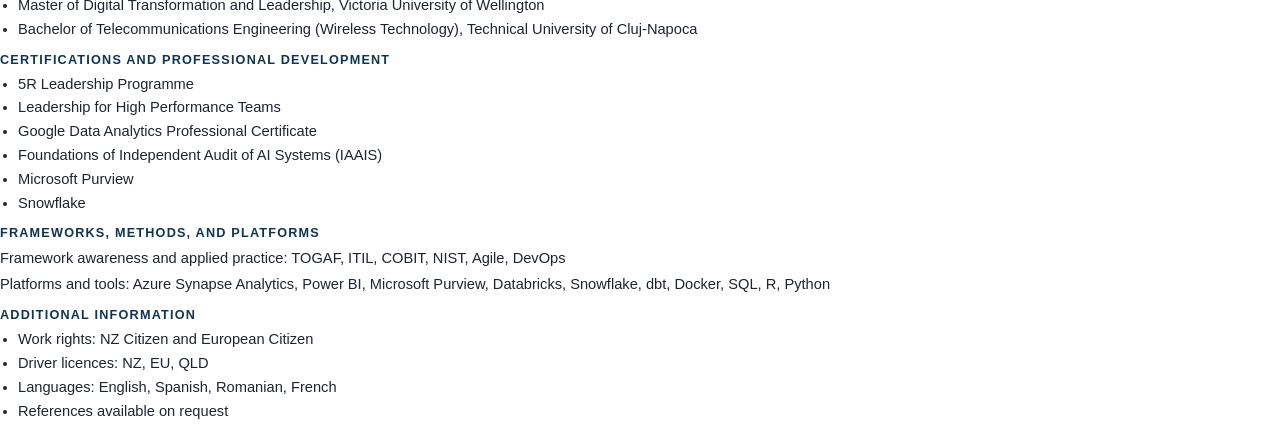
<file: Andrei_Stoian_CV_2026_Senior_Enterprise_Architect.html>
<!DOCTYPE html>
<html lang="en">
<head>
  <meta charset="utf-8" />
  <title>Andrei Stoian CV - Senior Enterprise Architect</title>
  <style>
    @page { margin: 1.5cm; }
    body {
      font-family: "Avenir Next", "Segoe UI", "Calibri", sans-serif;
      font-size: 11pt;
      line-height: 1.35;
      color: #1e2430;
      margin: 0;
      max-width: 920px;
    }
    h1 {
      font-size: 24pt;
      margin: 0;
      letter-spacing: 0.6px;
      color: #0f3554;
    }
    .headline {
      margin: 3px 0 0;
      font-size: 11.5pt;
      color: #2c5a7f;
      font-weight: 600;
    }
    .contact {
      margin: 4px 0 12px;
      color: #465261;
      font-size: 10.5pt;
    }
    .rule {
      border-top: 2px solid #0f3554;
      margin: 4px 0 12px;
    }
    h2 {
      margin: 12px 0 6px;
      font-size: 9.5pt;
      letter-spacing: 1.2px;
      text-transform: uppercase;
      color: #0f3554;
      font-weight: 700;
    }
    p { margin: 0 0 7px; }
    ul {
      margin: 0 0 8px 18px;
      padding: 0;
    }
    li { margin: 0 0 4px; }
    .role {
      margin-top: 8px;
      font-weight: 700;
      color: #1f2d3d;
    }
    .meta {
      margin: 0 0 4px;
      color: #4b5c6c;
      font-size: 10pt;
      font-style: italic;
    }
    .caps {
      columns: 2;
      column-gap: 22px;
      margin-bottom: 8px;
    }
  </style>
</head>
<body>
  <h1>ANDREI STOIAN</h1>
  <div class="headline">Enterprise Architecture | Data and Platform Strategy</div>
  <div class="contact">Sunshine Coast, QLD | 0422485860 | stoian.andrei.mircea@gmail.com</div>
  <div class="rule"></div>

  <h2>Target Role</h2>
  <p><strong>Senior Enterprise Architect</strong></p>

  <h2>Executive Summary</h2>
  <p>Enterprise architecture leader with 10+ years of experience across higher education and government, including multiple leadership roles spanning strategy, governance, platform delivery, and decision support. Translate institutional ambition into practical architecture direction across business capability, information, applications, and technology services. At UniSC, lead architecture-aligned uplift of physical, digital, and data assets with a focus on service reliability, security, and strategic investment value. Bring a reproducibility-first, systems-thinking approach that enables connected enterprise services and trusted executive decisions.</p>

  <h2>Core Capabilities</h2>
  <ul class="caps">
    <li>Enterprise architecture and architecture roadmap development</li>
    <li>Capability mapping across business, data, applications, and infrastructure</li>
    <li>Architecture governance and architecture assurance</li>
    <li>Higher education data reference model design and implementation</li>
    <li>Hybrid cloud and enterprise platform design (Microsoft ecosystem)</li>
    <li>Information security, privacy, and compliance-by-design practices</li>
    <li>Medallion architecture and reproducible data product design</li>
    <li>Strategic investment support through evidence-based architecture advice</li>
    <li>Executive and cross-portfolio stakeholder management</li>
    <li>Architecture communication using capability maps, models, and diagrams</li>
    <li>Team leadership across engineering, analytics, and visualisation</li>
    <li>Agile and DevOps delivery in complex environments</li>
    <li>Higher education planning, reporting, and transformation context</li>
  </ul>

  <h2>Professional Experience</h2>

  <div class="role">University of the Sunshine Coast (UniSC) - Sunshine Coast, QLD</div>
  <div class="meta">Manager, Business Intelligence and Data Warehousing (Enterprise Insights, Governance and Analytics Enablement) | Jul 2023 - Present</div>
  <p><strong>Selected enterprise architecture outcomes</strong></p>
  <ul>
    <li>Established an enterprise architecture-aligned data and analytics operating model supporting UniSC strategic planning, service excellence, and investment decisions.</li>
    <li>Improved safety, security, and reliability of digital and data assets through governance-by-design and platform assurance controls.</li>
    <li>Partnered with academic and professional portfolios to align capability needs, business processes, and platform priorities into a fit-for-purpose operating model and clear roadmap sequencing.</li>
    <li>Built data governance foundations using higher education data reference model principles, strengthening ownership, standards, and policy alignment.</li>
    <li>Led Microsoft Purview implementation to operationalise enterprise data discovery, classification, and information risk visibility.</li>
    <li>Co-defined stewardship domains and governance accountabilities with Privacy, IT, and business owners aligned to Queensland privacy obligations.</li>
    <li>Implemented governance controls and architecture assurance processes for sensitive and executive-facing information assets.</li>
    <li>Directed Azure Synapse architecture and optimisation as the University's enterprise data warehousing foundation.</li>
    <li>Implemented medallion architecture patterns to strengthen assurance, lineage, and quality across data lifecycle stages.</li>
    <li>Introduced meta-driven architectural design patterns to improve scalability, maintainability, delivery responsiveness, and reproducibility.</li>
    <li>Enabled consistent executive insight through governed Power BI semantic models and trusted institutional metrics.</li>
    <li>Produced architecture artefacts, capability maps, and delivery diagrams to align technical and non-technical stakeholders.</li>
    <li>Led cross-functional engineering and visualisation teams, providing architecture direction and governance input in leadership forums.</li>
  </ul>

  <div class="role">Te Whatu Ora Health New Zealand - Wellington, NZ</div>
  <div class="meta">Principal Data Analyst | Mar 2023 - Jul 2023</div>
  <ul>
    <li>Led analytics and decision-support delivery aligned to national public health priorities in a complex stakeholder environment.</li>
    <li>Provided senior technical advice and mentored analysts while improving platform reusability across Snowflake, dbt, R Shiny, and Docker.</li>
  </ul>

  <div class="role">Spectrum Efficiency Limited (Contract) - Wellington, NZ</div>
  <div class="meta">Project Owner / Data Scientist (Workforce Development Council, Ohu Mahi) | Apr 2022 - Mar 2023</div>
  <ul>
    <li>Delivered a shared data platform integrating multi-agency datasets for vocational education and workforce intelligence.</li>
    <li>Designed end-to-end data models and ETL patterns on Azure Synapse and Databricks, improving access for 30+ analysts.</li>
  </ul>

  <div class="role">Ministry of Education (Infrastructure and Digital) - Wellington, NZ</div>
  <div class="meta">Lead Data Analyst | Nov 2020 - Mar 2022</div>
  <ul>
    <li>Contributed to architecture design for high-integrity datasets and data pipelines supporting infrastructure planning and reporting.</li>
    <li>Led process redesign and delivery using Azure Databricks and R in Agile sprint environments.</li>
  </ul>

  <div class="role">Ministry of Education (Education Data and Knowledge) - Wellington, NZ</div>
  <div class="meta">Data Scientist | Jun 2020 - Nov 2020</div>
  <ul>
    <li>Strengthened enterprise data capability through training, modelling support, and KPI reporting for planning and policy analysis.</li>
  </ul>

  <div class="role">Ministry of Business, Innovation and Employment (MBIE) - Wellington, NZ</div>
  <div class="meta">Senior Business Analyst | Jul 2019 - Jun 2020</div>
  <ul>
    <li>Led process mapping, roadmap planning, and digital workflow uplift for ministerial reporting.</li>
  </ul>

  <div class="role">MBIE, Radio Spectrum Management - Wellington, NZ</div>
  <div class="meta">Radio Engineer | Jul 2017 - Jun 2019</div>
  <ul>
    <li>Delivered compliance-focused licensing audit processes and automated controls in regulated environments.</li>
  </ul>

  <div class="role">Spark New Zealand - Auckland, NZ</div>
  <div class="meta">Planning and Modelling Lead | Jul 2016 - Jul 2017</div>
  <ul>
    <li>Led planning and modelling for network capacity and spectrum operations with automated decision-support workflows.</li>
  </ul>

  <h2>Education</h2>
  <ul>
    <li>Master of Digital Transformation and Leadership, Victoria University of Wellington</li>
    <li>Bachelor of Telecommunications Engineering (Wireless Technology), Technical University of Cluj-Napoca</li>
  </ul>

  <h2>Certifications and Professional Development</h2>
  <ul>
    <li>5R Leadership Programme</li>
    <li>Leadership for High Performance Teams</li>
    <li>Google Data Analytics Professional Certificate</li>
    <li>Foundations of Independent Audit of AI Systems (IAAIS)</li>
    <li>Microsoft Purview</li>
    <li>Snowflake</li>
  </ul>

  <h2>Frameworks, Methods, and Platforms</h2>
  <p>Framework awareness and applied practice: TOGAF, ITIL, COBIT, NIST, Agile, DevOps</p>
  <p>Platforms and tools: Azure Synapse Analytics, Power BI, Microsoft Purview, Databricks, Snowflake, dbt, Docker, SQL, R, Python</p>

  <h2>Additional Information</h2>
  <ul>
    <li>Work rights: NZ Citizen and European Citizen</li>
    <li>Driver licences: NZ, EU, QLD</li>
    <li>Languages: English, Spanish, Romanian, French</li>
    <li>References available on request</li>
  </ul>
</body>
</html>
</file>
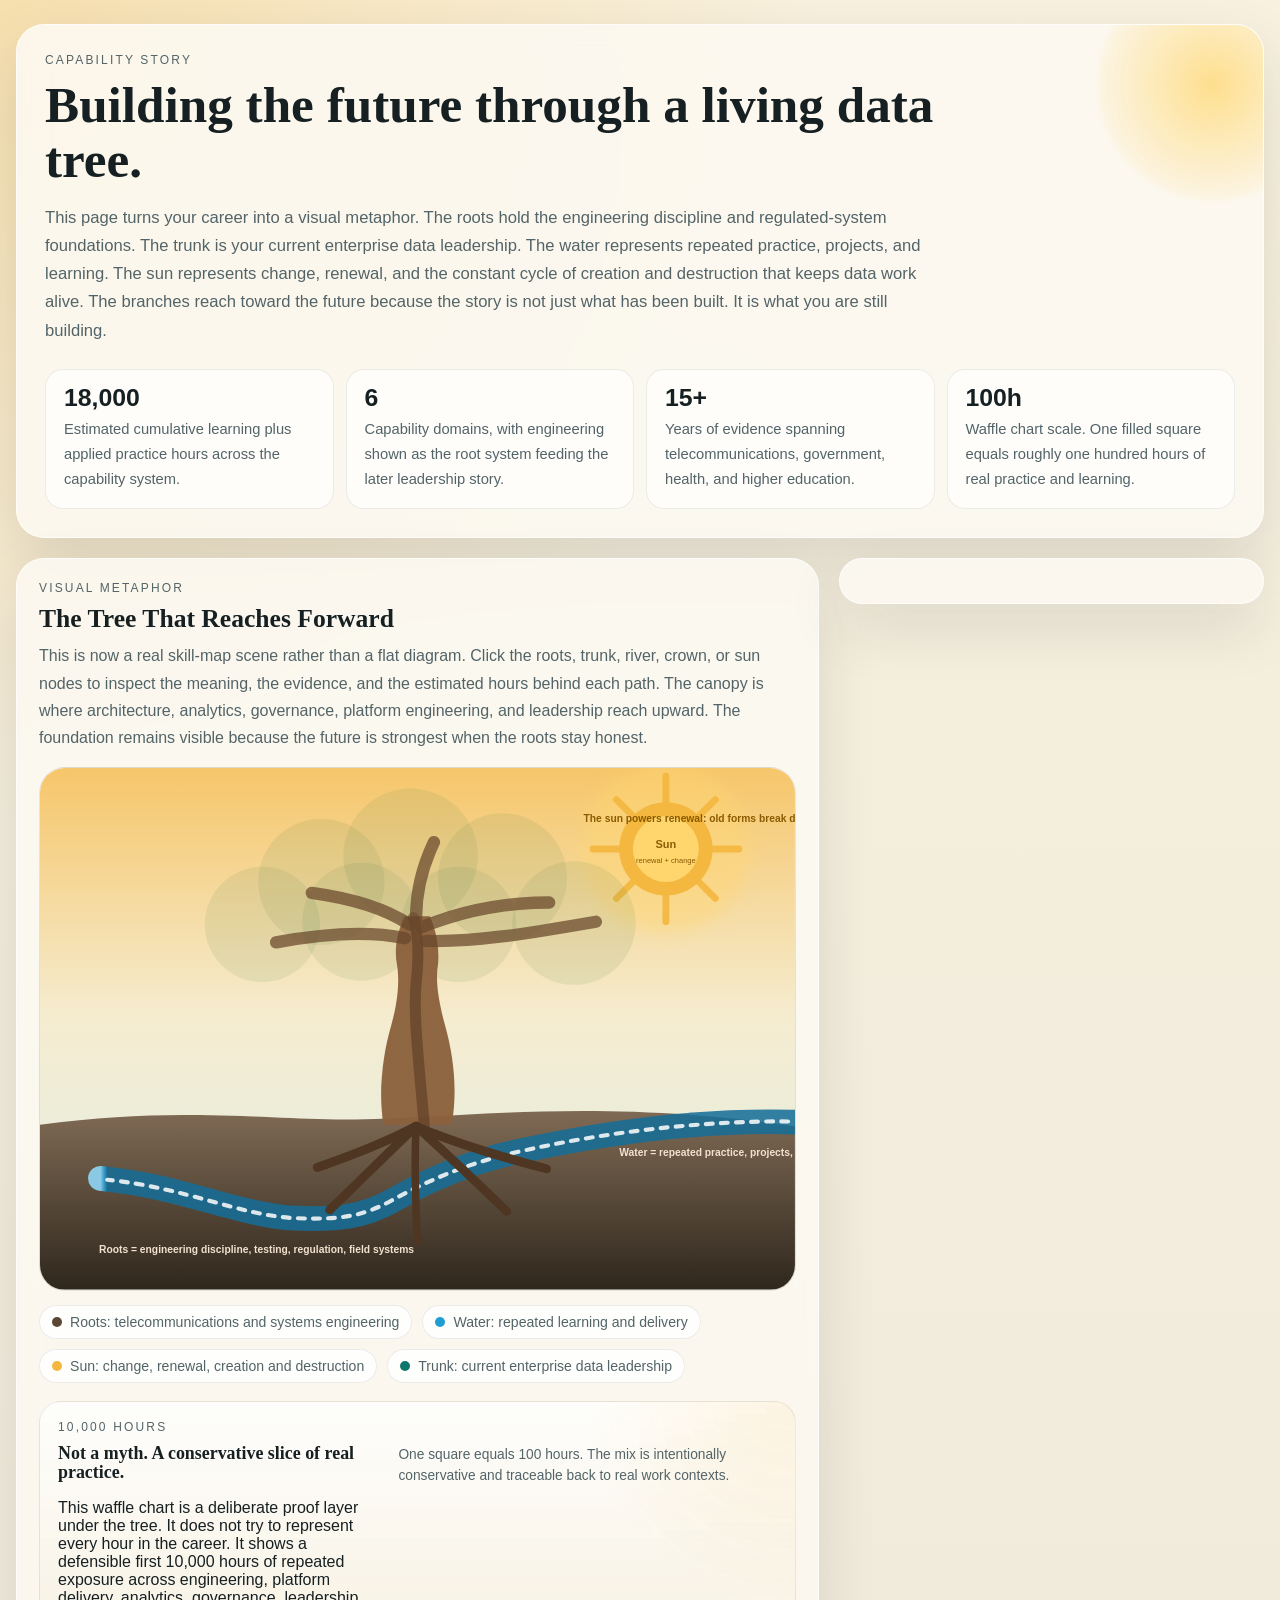
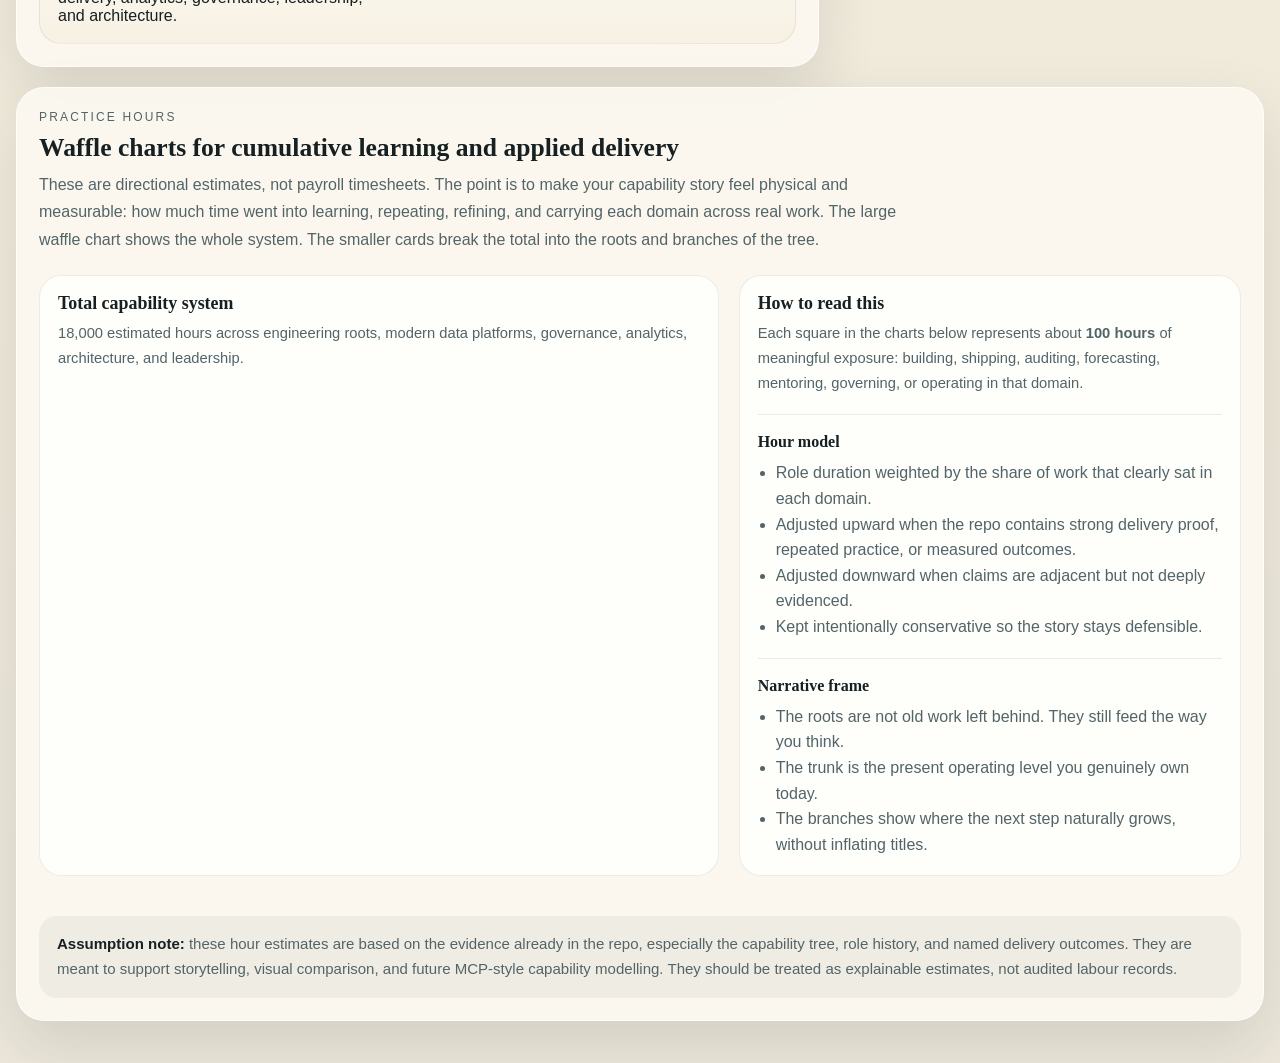
<file: Cv/building-the-future-tree.html>
<!DOCTYPE html>
<html lang="en">
<head>
  <meta charset="utf-8" />
  <meta name="viewport" content="width=device-width, initial-scale=1" />
  <title>Building The Future | Capability Tree</title>
  <link rel="stylesheet" href="./building-the-future-tree.css" />
  <script src="https://d3js.org/d3.v7.min.js"></script>
</head>
<body>
  <div class="page">
    <section class="panel hero">
      <p class="eyebrow">Capability story</p>
      <h1>Building the future through a living data tree.</h1>
      <p class="hero-copy">
        This page turns your career into a visual metaphor. The roots hold the engineering discipline and regulated-system
        foundations. The trunk is your current enterprise data leadership. The water represents repeated practice,
        projects, and learning. The sun represents change, renewal, and the constant cycle of creation and destruction
        that keeps data work alive. The branches reach toward the future because the story is not just what has been built.
        It is what you are still building.
      </p>
      <div class="hero-metrics">
        <div class="metric">
          <strong>18,000</strong>
          <span>Estimated cumulative learning plus applied practice hours across the capability system.</span>
        </div>
        <div class="metric">
          <strong>6</strong>
          <span>Capability domains, with engineering shown as the root system feeding the later leadership story.</span>
        </div>
        <div class="metric">
          <strong>15+</strong>
          <span>Years of evidence spanning telecommunications, government, health, and higher education.</span>
        </div>
        <div class="metric">
          <strong>100h</strong>
          <span>Waffle chart scale. One filled square equals roughly one hundred hours of real practice and learning.</span>
        </div>
      </div>
    </section>

    <div class="story-layout">
      <section class="panel scene-panel">
        <div class="scene-intro">
          <div>
            <p class="eyebrow">Visual metaphor</p>
            <h2>The Tree That Reaches Forward</h2>
            <p class="scene-note">
              This is now a real skill-map scene rather than a flat diagram. Click the roots, trunk, river, crown, or sun
              nodes to inspect the meaning, the evidence, and the estimated hours behind each path. The canopy is where
              architecture, analytics, governance, platform engineering, and leadership reach upward. The foundation remains
              visible because the future is strongest when the roots stay honest.
            </p>
          </div>
        </div>

        <div class="scene-wrap">
          <svg id="capability-tree" viewBox="0 0 1100 760" role="img" aria-labelledby="scene-title scene-desc">
            <title id="scene-title">Capability tree with roots, water, and sunlight</title>
            <desc id="scene-desc">A symbolic tree showing engineering roots, an enterprise data leadership trunk, five future-facing branches, nourishing water, and a sun representing renewal and change.</desc>
            <defs>
              <linearGradient id="skyGradient" x1="0%" x2="0%" y1="0%" y2="100%">
                <stop offset="0%" stop-color="#f6c66a" />
                <stop offset="48%" stop-color="#f5ecd0" />
                <stop offset="100%" stop-color="#dfeee7" />
              </linearGradient>
              <linearGradient id="groundGradient" x1="0%" x2="0%" y1="0%" y2="100%">
                <stop offset="0%" stop-color="#7f6a54" />
                <stop offset="100%" stop-color="#2f271d" />
              </linearGradient>
              <linearGradient id="trunkGradient" x1="0%" x2="1%" y1="0%" y2="0%">
                <stop offset="0%" stop-color="#4c321f" />
                <stop offset="100%" stop-color="#8b613c" />
              </linearGradient>
              <linearGradient id="waterGradient" x1="0%" x2="1%" y1="0%" y2="0%">
                <stop offset="0%" stop-color="#91dcff" />
                <stop offset="55%" stop-color="#2ba6df" />
                <stop offset="100%" stop-color="#146d98" />
              </linearGradient>
              <filter id="blurGlow" x="-50%" y="-50%" width="200%" height="200%">
                <feGaussianBlur stdDeviation="12" />
              </filter>
            </defs>

            <rect x="0" y="0" width="1100" height="760" fill="url(#skyGradient)" />
            <ellipse class="sun-glow" cx="912" cy="118" rx="122" ry="122" fill="rgba(255,214,110,0.42)" filter="url(#blurGlow)" />
            <g class="sun-rays" opacity="0.9">
              <line x1="912" y1="12" x2="912" y2="54" />
              <line x1="912" y1="182" x2="912" y2="224" />
              <line x1="806" y1="118" x2="848" y2="118" />
              <line x1="976" y1="118" x2="1018" y2="118" />
              <line x1="840" y1="46" x2="871" y2="77" />
              <line x1="953" y1="159" x2="984" y2="190" />
              <line x1="840" y1="190" x2="871" y2="159" />
              <line x1="953" y1="77" x2="984" y2="46" />
            </g>
            <circle cx="912" cy="118" r="68" fill="#f4b73f" />
            <circle cx="912" cy="118" r="48" fill="#ffd66e" />
            <text x="912" y="116" text-anchor="middle" class="scene-tag">Sun</text>
            <text x="912" y="138" text-anchor="middle" class="scene-subtag">renewal + change</text>

            <path d="M 0 520 C 210 492, 340 514, 460 512 C 620 510, 810 480, 1100 522 L 1100 760 L 0 760 Z" fill="url(#groundGradient)" />
            <path d="M 1100 516 C 970 512, 830 530, 700 558 C 614 576, 556 606, 518 628 C 470 656, 430 658, 372 656 C 290 652, 210 610, 88 598" fill="none" stroke="url(#waterGradient)" stroke-width="36" stroke-linecap="round" opacity="0.86" />
            <path class="water-shimmer" d="M 1090 515 C 970 514, 832 529, 702 558 C 614 577, 556 607, 516 628 C 468 656, 430 658, 372 656 C 292 652, 214 612, 98 600" fill="none" stroke="rgba(255,255,255,0.85)" stroke-width="6" stroke-linecap="round" />
            <text x="844" y="565" class="water-label">Water = repeated practice, projects, learning, nourishment</text>

            <g class="oak-canopy" opacity="0.95">
              <circle cx="324" cy="228" r="84" />
              <circle cx="410" cy="166" r="92" />
              <circle cx="540" cy="128" r="98" />
              <circle cx="674" cy="160" r="94" />
              <circle cx="778" cy="226" r="90" />
              <circle cx="610" cy="228" r="84" />
              <circle cx="468" cy="224" r="86" />
            </g>

            <path class="oak-trunk" d="M 500 520 C 494 470, 498 422, 512 374 C 522 338, 524 308, 520 286 C 516 264, 520 238, 532 216 L 568 216 C 578 238, 582 264, 580 286 C 576 308, 580 338, 590 374 C 604 424, 608 472, 600 520 Z" />
            <path class="oak-trunk-shadow" d="M 544 218 C 552 246, 552 280, 548 314 C 544 354, 550 412, 560 520" />

            <path class="oak-branch" d="M 538 228 C 502 204, 454 190, 396 182" />
            <path class="oak-branch" d="M 532 248 C 484 238, 420 240, 344 254" />
            <path class="oak-branch" d="M 556 232 C 610 210, 672 196, 742 196" />
            <path class="oak-branch" d="M 562 252 C 632 254, 706 242, 810 224" />
            <path class="oak-branch" d="M 548 218 C 548 182, 556 146, 574 108" />

            <path class="root-path" d="M 548 522 C 512 556, 474 594, 422 644" />
            <path class="root-path" d="M 548 522 C 510 542, 468 560, 404 582" />
            <path class="root-path" d="M 548 522 C 586 556, 626 594, 680 646" />
            <path class="root-path" d="M 548 522 C 598 544, 654 562, 738 584" />
            <path class="root-path root-center" d="M 548 522 C 546 564, 546 614, 550 690" />

            <g id="skill-links"></g>
            <g id="skill-nodes"></g>

            <text x="86" y="706" class="root-label">Roots = engineering discipline, testing, regulation, field systems</text>
            <text x="792" y="78" class="sun-copy">The sun powers renewal: old forms break down, new systems are built.</text>
          </svg>
        </div>

        <div class="scene-legend">
          <span class="legend-chip"><span style="background: var(--engineering);"></span>Roots: telecommunications and systems engineering</span>
          <span class="legend-chip"><span style="background: var(--water);"></span>Water: repeated learning and delivery</span>
          <span class="legend-chip"><span style="background: var(--sun);"></span>Sun: change, renewal, creation and destruction</span>
          <span class="legend-chip"><span style="background: var(--platform);"></span>Trunk: current enterprise data leadership</span>
        </div>

        <div class="tenk-proof">
          <div class="tenk-copy">
            <p class="eyebrow">10,000 Hours</p>
            <h3>Not a myth. A conservative slice of real practice.</h3>
            <p>
              This waffle chart is a deliberate proof layer under the tree. It does not try to represent every hour in the
              career. It shows a defensible first 10,000 hours of repeated exposure across engineering, platform delivery,
              analytics, governance, leadership, and architecture.
            </p>
          </div>
          <div class="tenk-chart-block">
            <div id="tenk-waffle" class="tenk-waffle"></div>
            <div id="tenk-legend" class="tenk-legend"></div>
            <p class="tenk-note">One square equals 100 hours. The mix is intentionally conservative and traceable back to real work contexts.</p>
          </div>
        </div>
      </section>

      <aside class="panel detail-panel" id="detail-panel"></aside>
    </div>

    <section class="panel waffle-panel">
      <p class="eyebrow">Practice hours</p>
      <h2>Waffle charts for cumulative learning and applied delivery</h2>
      <p class="waffle-copy">
        These are directional estimates, not payroll timesheets. The point is to make your capability story feel physical
        and measurable: how much time went into learning, repeating, refining, and carrying each domain across real work.
        The large waffle chart shows the whole system. The smaller cards break the total into the roots and branches of the tree.
      </p>

      <div class="overview-grid">
        <div class="waffle-card">
          <h3>Total capability system</h3>
          <p class="waffle-meta">18,000 estimated hours across engineering roots, modern data platforms, governance, analytics, architecture, and leadership.</p>
          <div class="big-waffle" id="big-waffle"></div>
          <div class="overview-legend" id="overview-legend"></div>
        </div>

        <div class="waffle-card">
          <h3>How to read this</h3>
          <p class="waffle-meta">
            Each square in the charts below represents about <strong>100 hours</strong> of meaningful exposure:
            building, shipping, auditing, forecasting, mentoring, governing, or operating in that domain.
          </p>
          <div class="detail-section compact">
            <h3>Hour model</h3>
            <ul>
              <li>Role duration weighted by the share of work that clearly sat in each domain.</li>
              <li>Adjusted upward when the repo contains strong delivery proof, repeated practice, or measured outcomes.</li>
              <li>Adjusted downward when claims are adjacent but not deeply evidenced.</li>
              <li>Kept intentionally conservative so the story stays defensible.</li>
            </ul>
          </div>
          <div class="detail-section compact">
            <h3>Narrative frame</h3>
            <ul>
              <li>The roots are not old work left behind. They still feed the way you think.</li>
              <li>The trunk is the present operating level you genuinely own today.</li>
              <li>The branches show where the next step naturally grows, without inflating titles.</li>
            </ul>
          </div>
        </div>
      </div>

      <div class="mini-grid" id="mini-grid"></div>

      <div class="assumption-note">
        <strong>Assumption note:</strong> these hour estimates are based on the evidence already in the repo, especially the
        capability tree, role history, and named delivery outcomes. They are meant to support storytelling, visual comparison,
        and future MCP-style capability modelling. They should be treated as explainable estimates, not audited labour records.
      </div>
    </section>
  </div>
  <script src="./building-the-future-tree.js"></script>
</body>
</html>
</file>
<file: Cv/building-the-future-tree.css>
:root {
  --sky-top: #f6c66a;
  --sky-mid: #f4e7c0;
  --sky-bottom: #dfeee7;
  --ground-top: #71644f;
  --ground-bottom: #2f271d;
  --panel: rgba(252, 249, 241, 0.9);
  --ink: #162022;
  --muted: #536468;
  --border: rgba(22, 32, 34, 0.1);
  --shadow: 0 24px 60px rgba(22, 32, 34, 0.12);
  --architecture: #0b7a75;
  --analytics: #b35c00;
  --governance: #1757b7;
  --platform: #0f766e;
  --leadership: #b4235d;
  --engineering: #5a4633;
  --water: #1f9ed4;
  --sun: #f4b73f;
}

* {
  box-sizing: border-box;
}

html,
body {
  margin: 0;
  min-height: 100%;
  color: var(--ink);
  font-family: "Aptos", "Segoe UI", sans-serif;
  background:
    radial-gradient(circle at top left, rgba(244, 183, 63, 0.3), transparent 28%),
    linear-gradient(180deg, #f8f1df 0%, #ece7da 100%);
}

body {
  padding: 24px 16px 42px;
}

.page {
  width: min(1360px, 100%);
  margin: 0 auto;
  display: grid;
  gap: 20px;
}

.panel {
  background: var(--panel);
  border: 1px solid rgba(255, 255, 255, 0.72);
  border-radius: 28px;
  box-shadow: var(--shadow);
  backdrop-filter: blur(14px);
}

.hero {
  padding: 28px;
  overflow: hidden;
  position: relative;
}

.hero::after {
  content: "";
  position: absolute;
  right: -70px;
  top: -60px;
  width: 240px;
  height: 240px;
  border-radius: 999px;
  background: radial-gradient(circle, rgba(255, 214, 110, 0.75) 0%, rgba(255, 214, 110, 0.12) 65%, transparent 70%);
  pointer-events: none;
}

.eyebrow {
  margin: 0 0 10px;
  font-size: 0.75rem;
  letter-spacing: 0.18em;
  text-transform: uppercase;
  color: var(--muted);
}

h1,
h2,
h3 {
  margin: 0;
  font-family: "Georgia", "Palatino Linotype", serif;
  line-height: 1.08;
  font-weight: 600;
}

h1 {
  max-width: 920px;
  font-size: clamp(2.2rem, 4vw, 4.4rem);
}

h2 {
  font-size: clamp(1.6rem, 2vw, 2.4rem);
}

h3 {
  font-size: 1.12rem;
}

.hero-copy,
.scene-note,
.waffle-copy,
.detail-copy,
.waffle-meta,
.metric span,
.mini-card p {
  color: var(--muted);
  line-height: 1.7;
}

.hero-copy {
  max-width: 900px;
  margin: 16px 0 0;
  font-size: 1.04rem;
}

.hero-metrics {
  margin-top: 24px;
  display: grid;
  gap: 12px;
  grid-template-columns: repeat(4, minmax(0, 1fr));
  position: relative;
  z-index: 1;
}

.metric {
  padding: 16px 18px;
  border-radius: 18px;
  background: rgba(255, 255, 255, 0.68);
  border: 1px solid rgba(22, 32, 34, 0.08);
}

.metric strong {
  display: block;
  font-size: 1.55rem;
  line-height: 1;
}

.metric span {
  display: block;
  margin-top: 6px;
  font-size: 0.92rem;
}

.story-layout {
  display: grid;
  gap: 20px;
  grid-template-columns: minmax(0, 1.7fr) minmax(320px, 0.9fr);
  align-items: start;
}

.scene-panel,
.detail-panel,
.waffle-panel {
  padding: 22px;
}

.scene-intro {
  display: flex;
  justify-content: space-between;
  gap: 16px;
  align-items: end;
  margin-bottom: 16px;
}

.scene-note,
.waffle-copy {
  margin: 10px 0 0;
  max-width: 780px;
}

.scene-wrap {
  border-radius: 26px;
  overflow: hidden;
  border: 1px solid var(--border);
  background: linear-gradient(180deg, rgba(255, 255, 255, 0.65), rgba(244, 237, 220, 0.9));
}

svg {
  display: block;
  width: 100%;
  height: auto;
}

.sun-rays {
  transform-origin: 910px 118px;
  animation: rotate-rays 28s linear infinite;
}

.sun-rays line {
  stroke: #f4b73f;
  stroke-width: 10;
  stroke-linecap: round;
}

.sun-glow {
  animation: pulse-sun 6s ease-in-out infinite;
}

.water-shimmer {
  stroke-dasharray: 10 12;
  animation: shimmer 8s linear infinite;
}

.oak-canopy circle {
  fill: rgba(92, 133, 78, 0.12);
}

.oak-trunk {
  fill: url(#trunkGradient);
  opacity: 0.96;
}

.oak-trunk-shadow {
  fill: none;
  stroke: rgba(70, 42, 24, 0.44);
  stroke-width: 16;
  stroke-linecap: round;
}

.oak-branch {
  fill: none;
  stroke: rgba(104, 71, 43, 0.72);
  stroke-width: 18;
  stroke-linecap: round;
}

.root-path {
  fill: none;
  stroke: #4f3623;
  stroke-width: 13;
  stroke-linecap: round;
}

.root-center {
  stroke-width: 11;
}

.scene-tag,
.root-label,
.sun-copy,
.water-label {
  font-weight: 700;
}

.scene-tag {
  fill: #8a5b00;
  font-size: 16px;
}

.scene-subtag,
.trunk-sublabel {
  fill: #8a5b00;
  font-size: 11px;
}

.root-label,
.water-label {
  fill: #f1e1cf;
  font-size: 15px;
}

.sun-copy {
  fill: #8a5b00;
  font-size: 15px;
}

.skill-link {
  fill: none;
  stroke-width: 4;
  stroke-linecap: round;
  opacity: 0.28;
  vector-effect: non-scaling-stroke;
  transition: opacity 180ms ease, stroke-width 180ms ease, filter 180ms ease;
}

.skill-link.is-active {
  opacity: 0.9;
  stroke-width: 6;
  filter: drop-shadow(0 0 12px rgba(255, 255, 255, 0.36));
}

.skill-link.is-muted {
  opacity: 0.08;
}

.skill-node {
  cursor: pointer;
  transition: opacity 180ms ease;
}

.skill-node:focus-visible {
  outline: none;
}

.skill-node.is-muted {
  opacity: 0.46;
}

.skill-node .node-stack {
  transition: transform 180ms ease, filter 180ms ease;
  transform-box: fill-box;
  transform-origin: center;
}

.skill-node:hover .node-stack,
.skill-node:focus-visible .node-stack {
  transform: translateY(-4px);
}

.skill-node .node-aura {
  opacity: 0.18;
  transition: opacity 180ms ease, transform 180ms ease;
}

.skill-node .node-ring {
  fill: rgba(255, 250, 242, 0.18);
  stroke-width: 3;
  transition: stroke-width 180ms ease, filter 180ms ease;
}

.skill-node .node-core {
  fill: rgba(255, 252, 246, 0.92);
  stroke: rgba(22, 32, 34, 0.16);
  stroke-width: 1.6;
}

.skill-node .node-gem {
  opacity: 0.96;
}

.skill-node .node-caption,
.skill-node .node-hours {
  text-anchor: middle;
  pointer-events: none;
}

.skill-node .node-caption {
  fill: var(--ink);
  font-weight: 700;
  font-size: 12px;
}

.skill-node .node-caption.inside {
  dominant-baseline: middle;
}

.skill-node.is-major .node-caption {
  font-size: 14px;
}

.skill-node .node-hours {
  fill: var(--muted);
  font-size: 10px;
}

.skill-node.is-active .node-aura,
.skill-node:hover .node-aura {
  opacity: 0.34;
}

.skill-node.is-active .node-stack {
  transform: translateY(-6px) scale(1.02);
}

.skill-node.is-active .node-ring,
.skill-node:hover .node-ring {
  stroke-width: 4;
  filter: drop-shadow(0 0 10px rgba(255, 255, 255, 0.24));
}

.scene-legend,
.detail-pills {
  display: flex;
  flex-wrap: wrap;
  gap: 10px;
}

.scene-legend {
  margin-top: 14px;
}

.tenk-proof {
  margin-top: 18px;
  padding: 18px;
  border-radius: 22px;
  border: 1px solid rgba(22, 32, 34, 0.08);
  background:
    radial-gradient(circle at top right, rgba(244, 183, 63, 0.14), transparent 26%),
    linear-gradient(180deg, rgba(255, 255, 255, 0.78), rgba(247, 241, 226, 0.9));
  display: grid;
  gap: 18px;
  grid-template-columns: minmax(280px, 0.92fr) minmax(0, 1.08fr);
  align-items: start;
}

.tenk-copy p:last-child {
  margin-bottom: 0;
}

.tenk-chart-block {
  display: grid;
  gap: 12px;
  align-content: start;
}

.tenk-waffle {
  display: grid;
  gap: 6px;
  grid-template-columns: repeat(10, minmax(0, 1fr));
}

.tenk-cell {
  aspect-ratio: 1;
  border-radius: 6px;
  background: rgba(22, 32, 34, 0.08);
  border: 1px solid rgba(255, 255, 255, 0.52);
}

.tenk-cell.filled {
  background: var(--tone, rgba(22, 32, 34, 0.16));
  box-shadow: inset 0 0 0 1px rgba(255, 255, 255, 0.22);
}

.tenk-legend {
  display: grid;
  gap: 8px;
}

.tenk-row {
  display: grid;
  grid-template-columns: 14px 1fr auto;
  gap: 10px;
  align-items: center;
  color: var(--muted);
  font-size: 0.9rem;
}

.tenk-row .swatch {
  width: 14px;
  height: 14px;
  border-radius: 999px;
}

.tenk-note {
  margin: 0;
  color: var(--muted);
  font-size: 0.86rem;
  line-height: 1.55;
}

.legend-chip,
.pill {
  display: inline-flex;
  align-items: center;
  gap: 8px;
  border-radius: 999px;
  padding: 8px 12px;
  background: rgba(255, 255, 255, 0.76);
  border: 1px solid rgba(22, 32, 34, 0.08);
  font-size: 0.88rem;
  color: var(--muted);
}

.legend-chip span {
  width: 10px;
  height: 10px;
  border-radius: 999px;
  display: inline-block;
}

.detail-panel {
  position: sticky;
  top: 18px;
}

.detail-copy {
  margin: 14px 0 0;
}

.detail-pills {
  margin-top: 14px;
}

.pill {
  padding: 7px 10px;
  font-size: 0.82rem;
}

.detail-section {
  margin-top: 18px;
  padding-top: 18px;
  border-top: 1px solid rgba(22, 32, 34, 0.08);
}

.detail-section.compact h3 {
  font-size: 1rem;
}

.detail-section ul {
  margin: 10px 0 0;
  padding-left: 18px;
  color: var(--muted);
  line-height: 1.6;
}

.waffle-copy {
  max-width: 860px;
}

.overview-grid {
  margin-top: 22px;
  display: grid;
  gap: 20px;
  grid-template-columns: minmax(0, 1.15fr) minmax(280px, 0.85fr);
}

.waffle-card,
.mini-card {
  padding: 18px;
  border-radius: 22px;
  border: 1px solid rgba(22, 32, 34, 0.08);
  background: rgba(255, 255, 255, 0.72);
}

.waffle-meta {
  margin-top: 8px;
  font-size: 0.92rem;
}

.big-waffle,
.mini-waffle {
  display: grid;
  gap: 6px;
  margin-top: 16px;
}

.big-waffle {
  grid-template-columns: repeat(18, minmax(0, 1fr));
}

.mini-waffle {
  grid-template-columns: repeat(10, minmax(0, 1fr));
}

.cell {
  aspect-ratio: 1;
  border-radius: 4px;
  background: rgba(22, 32, 34, 0.08);
  border: 1px solid rgba(255, 255, 255, 0.5);
}

.cell.filled {
  box-shadow: inset 0 0 0 1px rgba(255, 255, 255, 0.22);
}

.overview-legend {
  margin-top: 14px;
  display: grid;
  gap: 10px;
}

.legend-row {
  display: grid;
  grid-template-columns: 14px 1fr auto;
  gap: 10px;
  align-items: center;
  color: var(--muted);
  font-size: 0.9rem;
}

.legend-row .swatch {
  width: 14px;
  height: 14px;
  border-radius: 999px;
}

.mini-grid {
  margin-top: 20px;
  display: grid;
  gap: 16px;
  grid-template-columns: repeat(3, minmax(0, 1fr));
}

.mini-card {
  transition: transform 180ms ease, box-shadow 180ms ease, border-color 180ms ease;
  cursor: pointer;
}

.mini-card:focus-visible {
  outline: 3px solid rgba(22, 32, 34, 0.18);
  outline-offset: 3px;
}

.mini-card.active {
  transform: translateY(-4px);
  box-shadow: 0 18px 28px rgba(22, 32, 34, 0.12);
  border-color: rgba(22, 32, 34, 0.16);
}

.mini-card .hours {
  display: block;
  margin-top: 6px;
  font-size: 1.32rem;
  font-weight: 700;
}

.mini-card p {
  margin: 10px 0 0;
  font-size: 0.92rem;
}

.assumption-note {
  margin-top: 20px;
  padding: 16px 18px;
  border-radius: 18px;
  background: rgba(22, 32, 34, 0.05);
  color: var(--muted);
  line-height: 1.65;
  font-size: 0.94rem;
}

.assumption-note strong {
  color: var(--ink);
}

@keyframes rotate-rays {
  from { transform: rotate(0deg); }
  to { transform: rotate(360deg); }
}

@keyframes pulse-sun {
  0%, 100% { opacity: 0.62; }
  50% { opacity: 0.92; }
}

@keyframes shimmer {
  from { stroke-dashoffset: 0; }
  to { stroke-dashoffset: -180; }
}

@media (max-width: 1120px) {
  .story-layout,
  .overview-grid {
    grid-template-columns: 1fr;
  }

  .tenk-proof {
    grid-template-columns: 1fr;
  }

  .detail-panel {
    position: static;
  }
}

@media (max-width: 860px) {
  .hero-metrics,
  .mini-grid {
    grid-template-columns: repeat(2, minmax(0, 1fr));
  }
}

@media (max-width: 620px) {
  body {
    padding: 16px 10px 28px;
  }

  .panel,
  .waffle-card,
  .mini-card {
    border-radius: 20px;
  }

  .hero,
  .scene-panel,
  .detail-panel,
  .waffle-panel {
    padding: 18px;
  }

  .hero-metrics,
  .mini-grid {
    grid-template-columns: 1fr;
  }

  .big-waffle {
    grid-template-columns: repeat(12, minmax(0, 1fr));
  }
}
</file>
